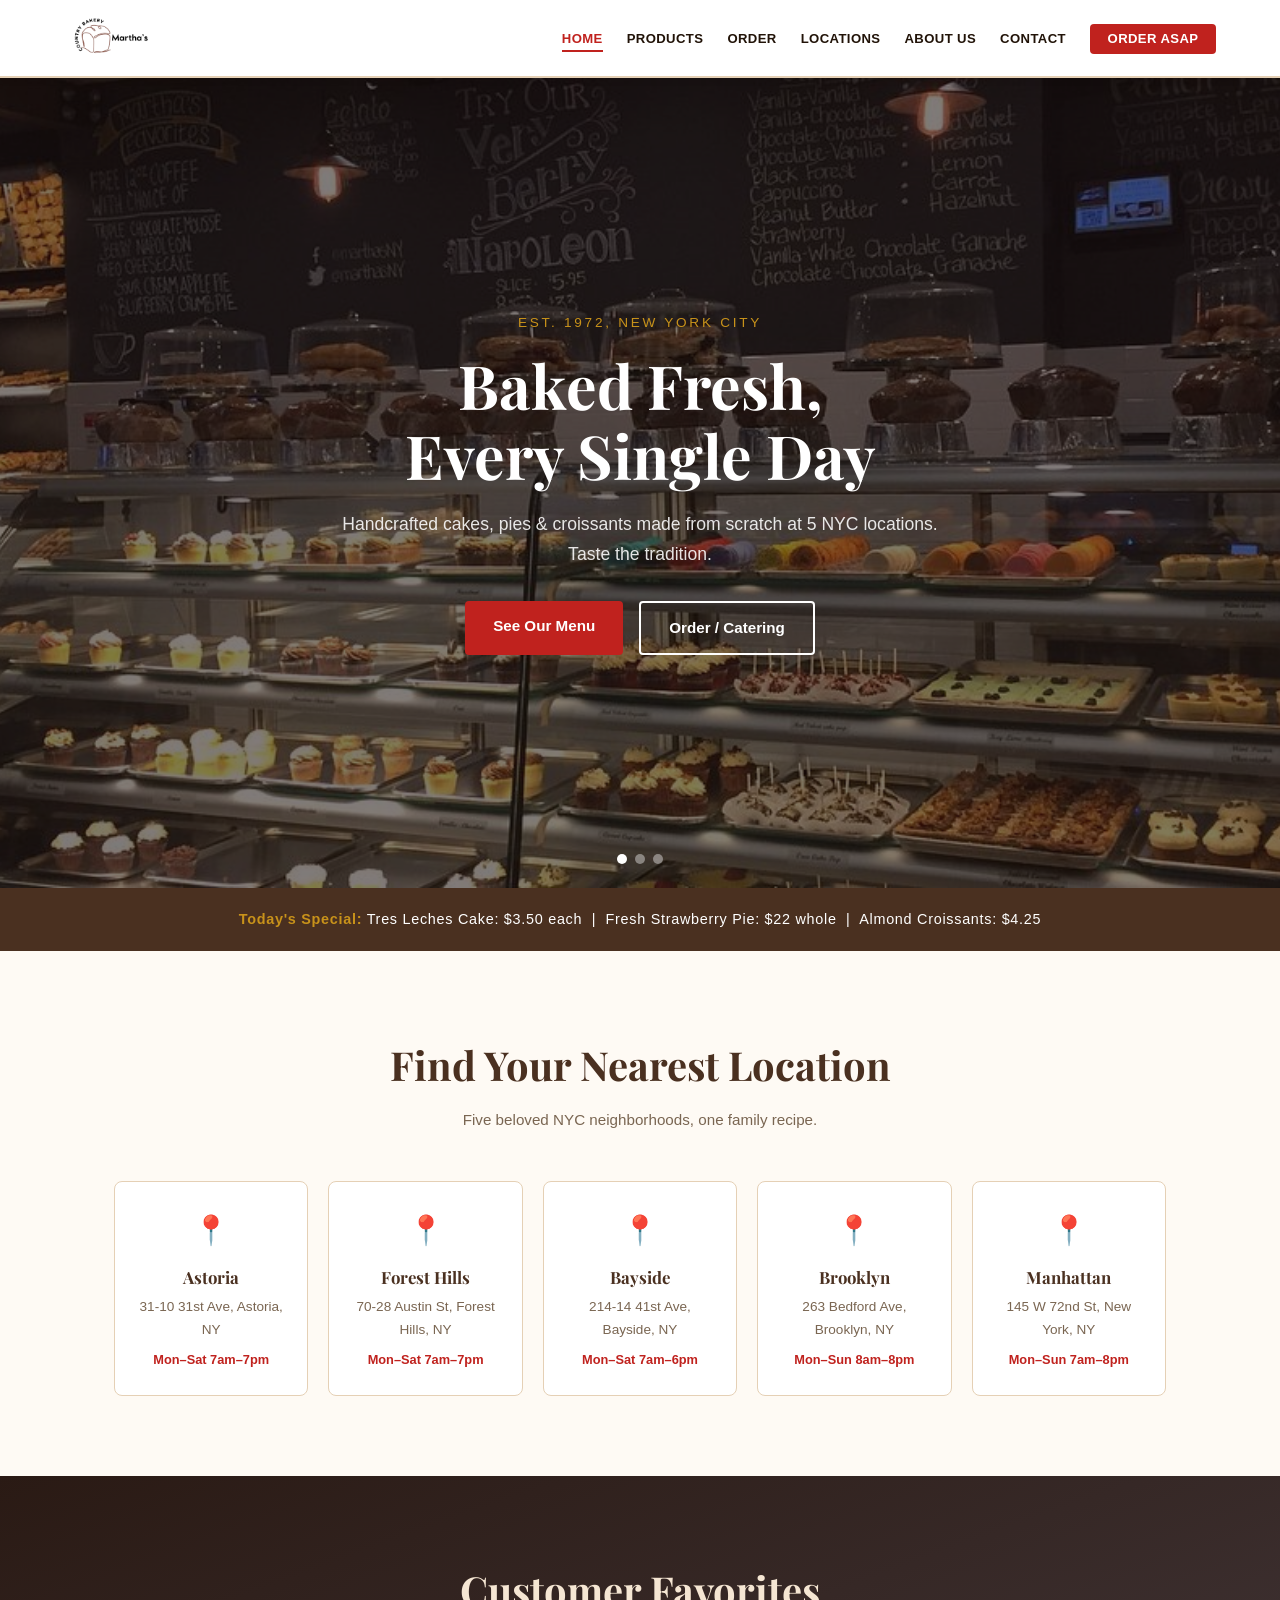
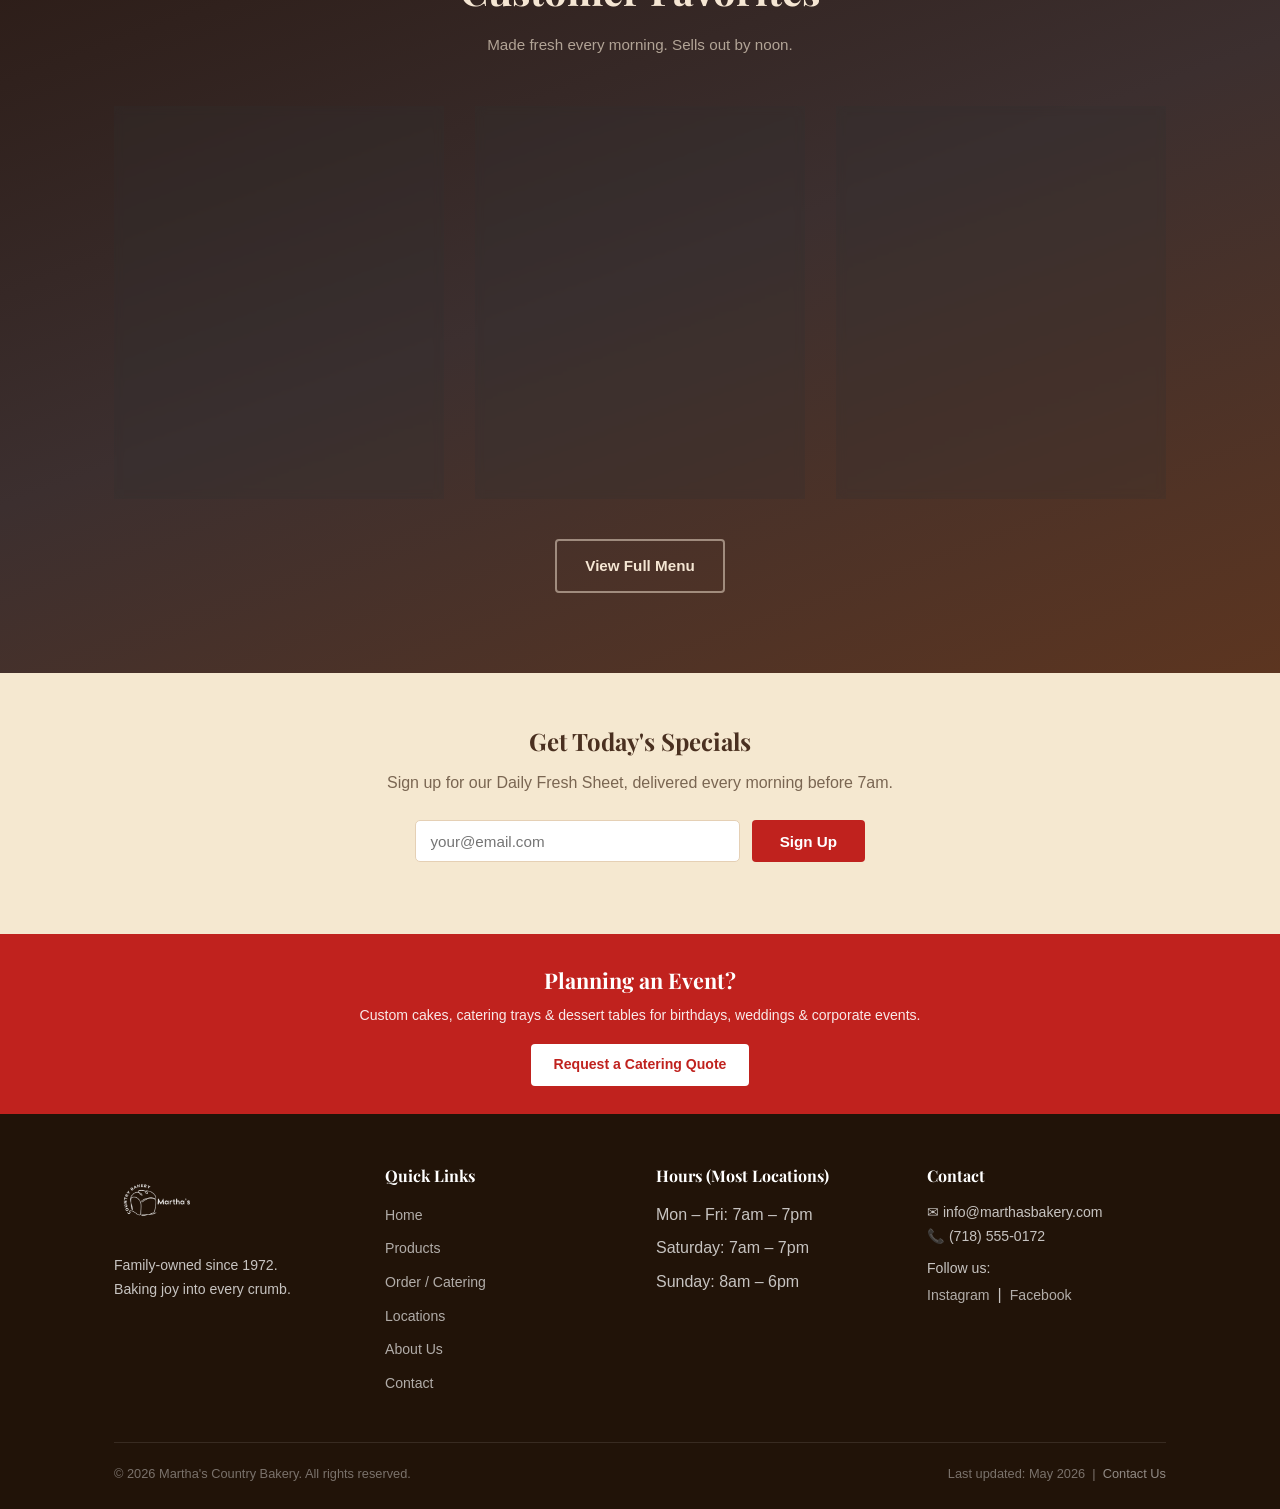
<file: index.html>
<!DOCTYPE html>
<html lang="en">
<head>
  <meta charset="UTF-8" />
  <meta name="viewport" content="width=device-width, initial-scale=1.0" />
  <title>Martha's Country Bakery: Fresh from Our Oven, NYC</title>
  <link rel="stylesheet" href="css/styles.css" />
  <link rel="icon" type="image/png" href="images/favicon.png" />
</head>
<body>

  <!-- HEADER -->
  <header>
    <a href="#main-content" class="skip-nav">Skip to main content</a>
    <div class="nav-inner">
      <a href="index.html" class="logo">
        <img src="images/logo.png" alt="Martha's Country Bakery logo" />
      </a>
      <button class="hamburger" type="button" aria-label="Toggle navigation" aria-expanded="false" aria-controls="site-nav">
        <span></span><span></span><span></span>
      </button>
      <nav aria-label="Main navigation">
        <ul id="site-nav">
          <li><a href="index.html">Home</a></li>
          <li><a href="products.html">Products</a></li>
          <li><a href="order.html">Order</a></li>
          <li><a href="locations.html">Locations</a></li>
          <li><a href="about.html">About Us</a></li>
          <li><a href="contact.html">Contact</a></li>
          <li><a href="order.html" class="nav-order-btn">Order ASAP</a></li>
        </ul>
      </nav>
    </div>
  </header>

  <!-- HERO SLIDER -->
  <main id="main-content" class="main-content" tabindex="-1">
  <section class="hero" aria-label="Featured bakery images">
    <div class="hero-slides">
      <div class="hero-slide hero-slide-menu-1 active"></div>
      <div class="hero-slide hero-slide-menu-2"></div>
      <div class="hero-slide hero-slide-menu-3"></div>
    </div>
    <div class="hero-overlay"></div>
    <div class="hero-content">
      <p class="tagline">Est. 1972, New York City</p>
      <h1>Baked Fresh,<br>Every Single Day</h1>
      <p>Handcrafted cakes, pies &amp; croissants made from scratch at 5 NYC locations. Taste the tradition.</p>
      <div class="hero-btns">
        <a href="products.html" class="btn btn-primary">See Our Menu</a>
        <a href="order.html" class="btn btn-outline btn-outline-light">Order / Catering</a>
      </div>
    </div>
    <div class="hero-dots" aria-label="Slide controls">
      <button type="button" aria-label="Show slide 1" aria-current="true"></button>
      <button type="button" aria-label="Show slide 2" aria-current="false"></button>
      <button type="button" aria-label="Show slide 3" aria-current="false"></button>
    </div>
  </section>

  <!-- TODAY'S SPECIALS STRIP -->
  <div class="specials-strip">
    <p><strong>Today's Special:</strong> Tres Leches Cake: $3.50 each &nbsp;|&nbsp; Fresh Strawberry Pie: $22 whole &nbsp;|&nbsp; Almond Croissants: $4.25</p>
  </div>

  <!-- LOCATION QUICK LINKS -->
  <section class="section">
    <div class="container">
      <h2 class="section-title">Find Your Nearest Location</h2>
      <p class="section-sub">Five beloved NYC neighborhoods, one family recipe.</p>
      <div class="location-grid">
        <a href="locations.html" class="location-card">
          <div class="pin">&#128205;</div>
          <h3>Astoria</h3>
          <p>31-10 31st Ave, Astoria, NY</p>
          <p class="hours">Mon–Sat 7am–7pm</p>
        </a>
        <a href="locations.html" class="location-card">
          <div class="pin">&#128205;</div>
          <h3>Forest Hills</h3>
          <p>70-28 Austin St, Forest Hills, NY</p>
          <p class="hours">Mon–Sat 7am–7pm</p>
        </a>
        <a href="locations.html" class="location-card">
          <div class="pin">&#128205;</div>
          <h3>Bayside</h3>
          <p>214-14 41st Ave, Bayside, NY</p>
          <p class="hours">Mon–Sat 7am–6pm</p>
        </a>
        <a href="locations.html" class="location-card">
          <div class="pin">&#128205;</div>
          <h3>Brooklyn</h3>
          <p>263 Bedford Ave, Brooklyn, NY</p>
          <p class="hours">Mon–Sun 8am–8pm</p>
        </a>
        <a href="locations.html" class="location-card">
          <div class="pin">&#128205;</div>
          <h3>Manhattan</h3>
          <p>145 W 72nd St, New York, NY</p>
          <p class="hours">Mon–Sun 7am–8pm</p>
        </a>
      </div>
    </div>
  </section>

  <!-- FEATURED PRODUCTS -->
  <section class="favorites-section">
    <div class="container">
      <h2 class="section-title">Customer Favorites</h2>
      <p class="section-sub">Made fresh every morning. Sells out by noon.</p>
      <div class="favorites-grid">

        <div class="fav-card">
          <img src="images/chocolate-cake.jpg" alt="Layered Chocolate Cake" class="fav-img" />
          <div class="fav-info">
            <h3>Layered Chocolate Cake</h3>
            <p>Rich dark chocolate with ganache frosting. A Martha's classic since 1972.</p>
            <span class="fav-badge">$38.00</span>
          </div>
        </div>

        <div class="fav-card">
          <img src="images/key-lime-cake.jpg" alt="Key Lime Pie" class="fav-img" />
          <div class="fav-info">
            <h3>Key Lime Pie</h3>
            <p>Zesty Florida key limes with graham cracker crust and meringue.</p>
            <span class="fav-badge">$21.00</span>
          </div>
        </div>

        <div class="fav-card">
          <img src="images/lemon-croissant.jpg" alt="Lemon Curd Croissant" class="fav-img" />
          <div class="fav-info">
            <h3>Lemon Curd Croissant</h3>
            <p>Bright house-made lemon curd piped into flaky laminated dough, dusted with powdered sugar.</p>
            <span class="fav-badge">$4.75</span>
          </div>
        </div>

      </div>
      <div class="favorites-cta">
        <a href="products.html" class="btn btn-outline">View Full Menu</a>
      </div>
    </div>
  </section>

  <!-- EMAIL SIGNUP -->
  <div class="email-signup">
    <h2>Get Today's Specials</h2>
    <p>Sign up for our Daily Fresh Sheet, delivered every morning before 7am.</p>
    <form class="signup-form" id="signup-form" novalidate>
      <label for="signup-email" class="visually-hidden">Email address</label>
      <input type="email" id="signup-email" name="email" placeholder="your@email.com" aria-label="Email address" required />
      <button type="submit" class="btn btn-primary">Sign Up</button>
    </form>
    <p id="signup-message" class="signup-message" aria-live="polite"></p>
  </div>

  <!-- CTA BANNER -->
  <section class="cta-banner">
    <div class="container">
      <h2>Planning an Event?</h2>
      <p>Custom cakes, catering trays &amp; dessert tables for birthdays, weddings &amp; corporate events.</p>
      <a href="order.html" class="btn">Request a Catering Quote</a>
    </div>
  </section>
  </main>

  <!-- FOOTER -->
  <footer>
    <div class="container">
      <div class="footer-grid">
        <div class="footer-col">
          <div class="footer-logo">
            <img src="images/logo.png" alt="Martha's Country Bakery" />
          </div>
          <p>Family-owned since 1972.<br>Baking joy into every crumb.</p>
        </div>
        <div class="footer-col">
          <h4>Quick Links</h4>
          <ul>
            <li><a href="index.html">Home</a></li>
            <li><a href="products.html">Products</a></li>
            <li><a href="order.html">Order / Catering</a></li>
            <li><a href="locations.html">Locations</a></li>
            <li><a href="about.html">About Us</a></li>
            <li><a href="contact.html">Contact</a></li>
          </ul>
        </div>
        <div class="footer-col">
          <h4>Hours (Most Locations)</h4>
          <ul>
            <li>Mon – Fri: 7am – 7pm</li>
            <li>Saturday: 7am – 7pm</li>
            <li>Sunday: 8am – 6pm</li>
          </ul>
        </div>
        <div class="footer-col">
          <h4>Contact</h4>
          <p>&#9993; <a href="mailto:info@marthasbakery.com">info@marthasbakery.com</a></p>
          <p>&#128222; (718) 555-0172</p>
          <div class="footer-social">
            <p>Follow us:</p>
            <ul class="footer-social-list">
              <li><a href="https://www.instagram.com/marthascountrybakery" target="_blank" rel="noopener noreferrer">Instagram</a></li>
              <li>|</li>
              <li><a href="https://www.facebook.com/marthasny/" target="_blank" rel="noopener noreferrer">Facebook</a></li>
            </ul>
          </div>
        </div>
      </div>
      <div class="footer-bottom">
        <p>&copy; 2026 Martha's Country Bakery. All rights reserved.</p>
        <p>Last updated: May 2026 &nbsp;|&nbsp; <a href="contact.html">Contact Us</a></p>
      </div>
    </div>
  </footer>

  <script src="js/main.js"></script>
</body>
</html>
</file>
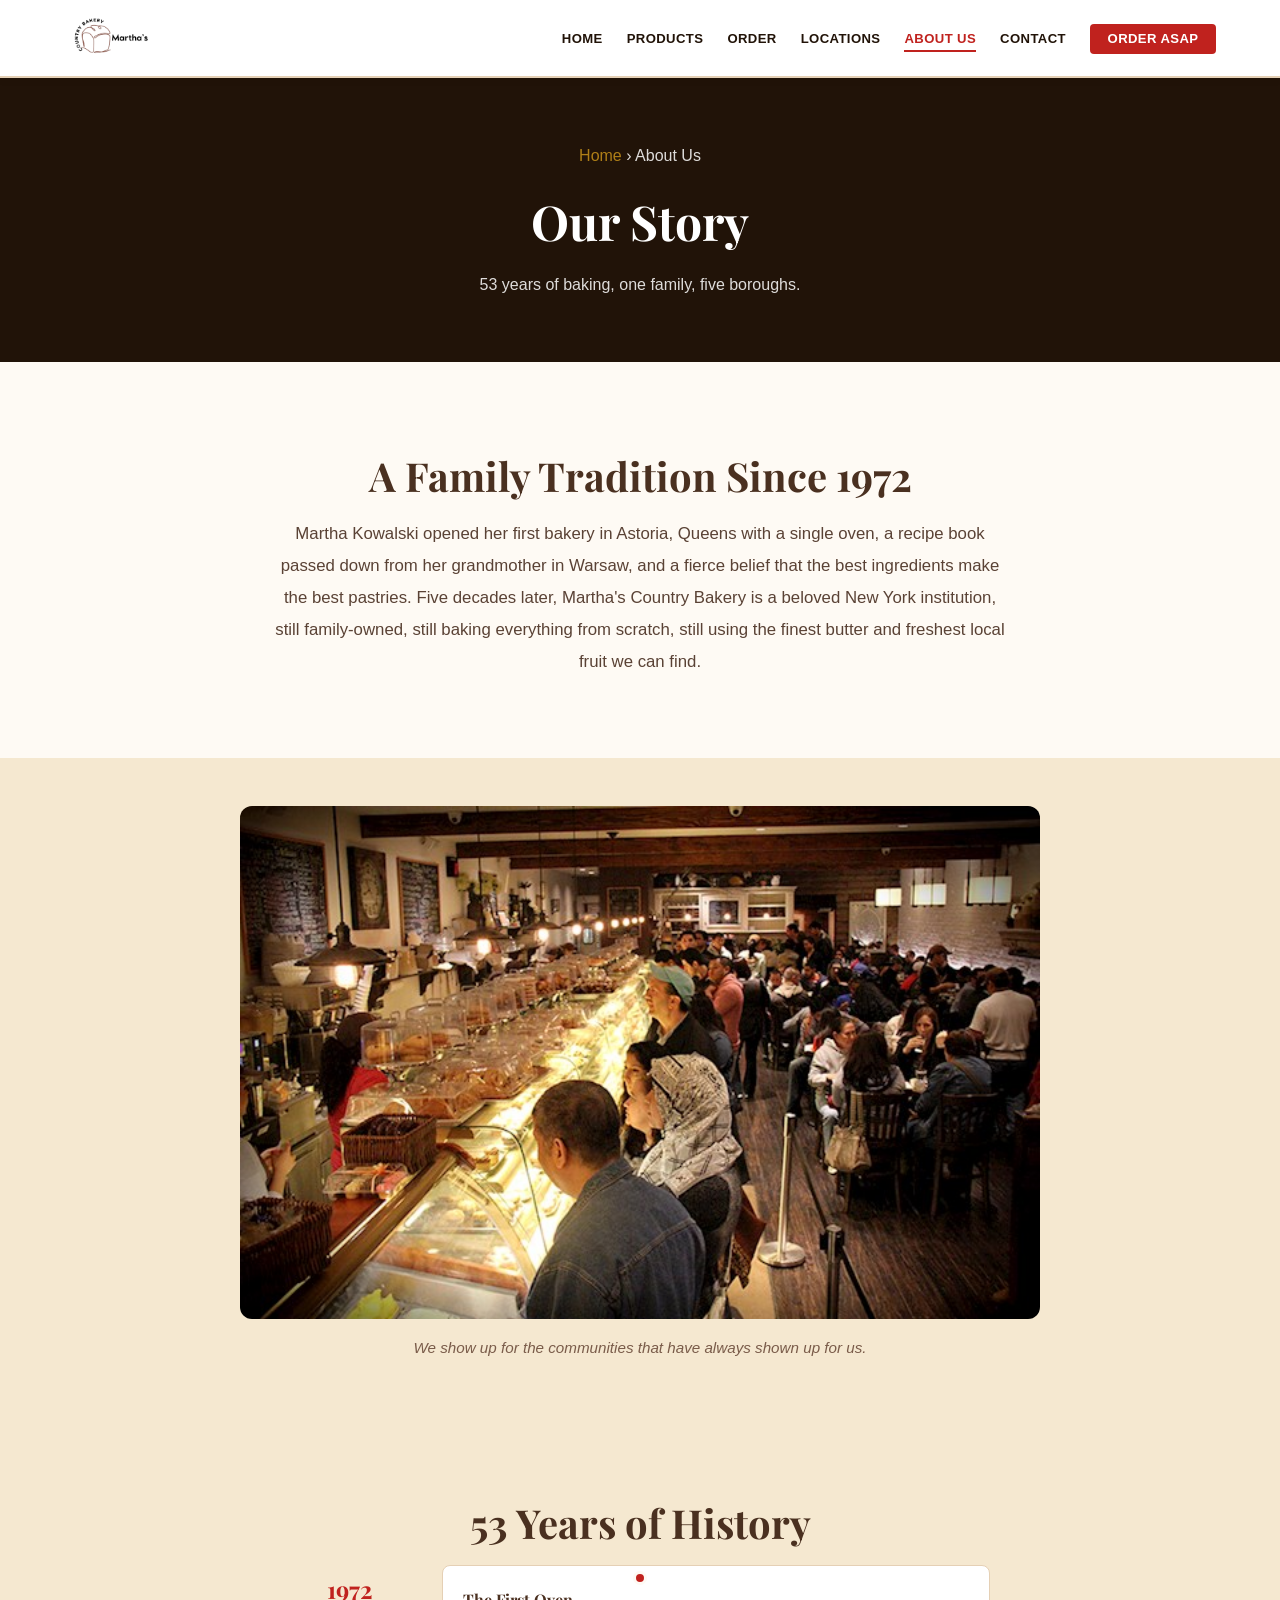
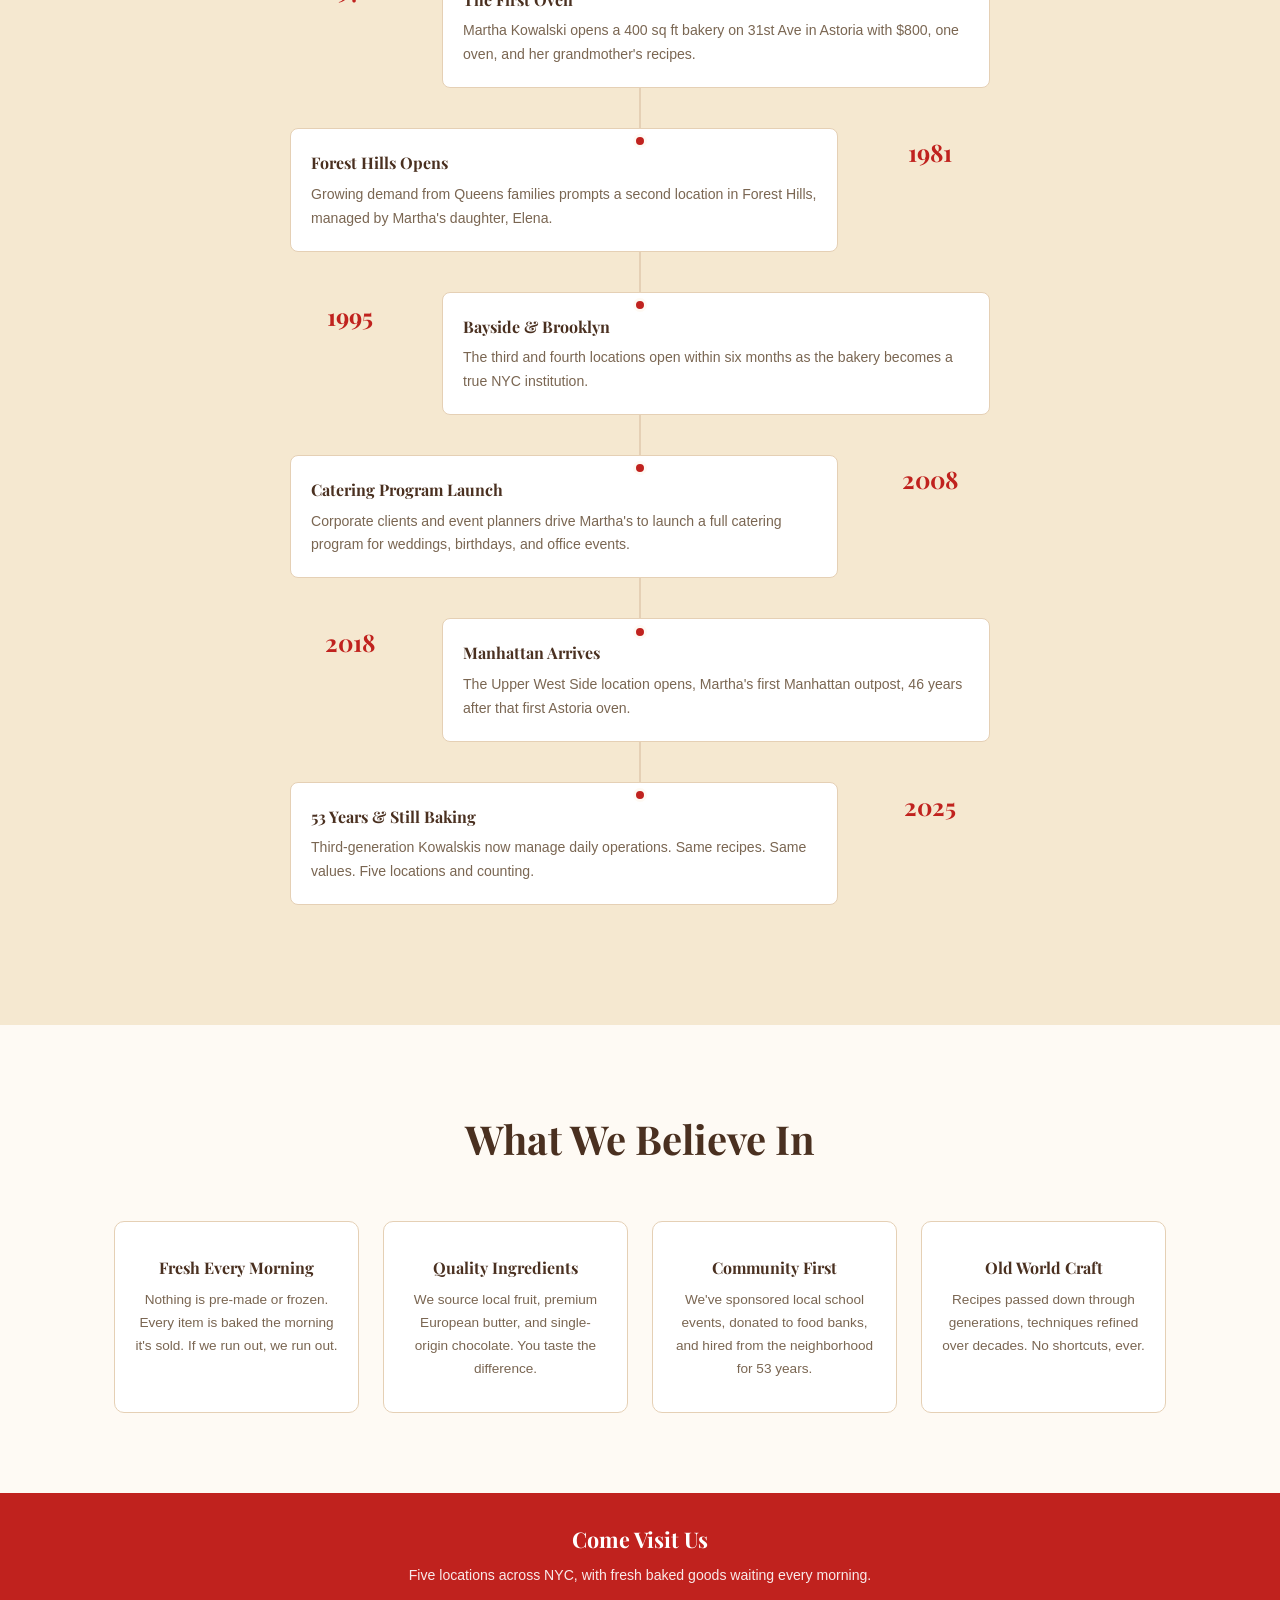
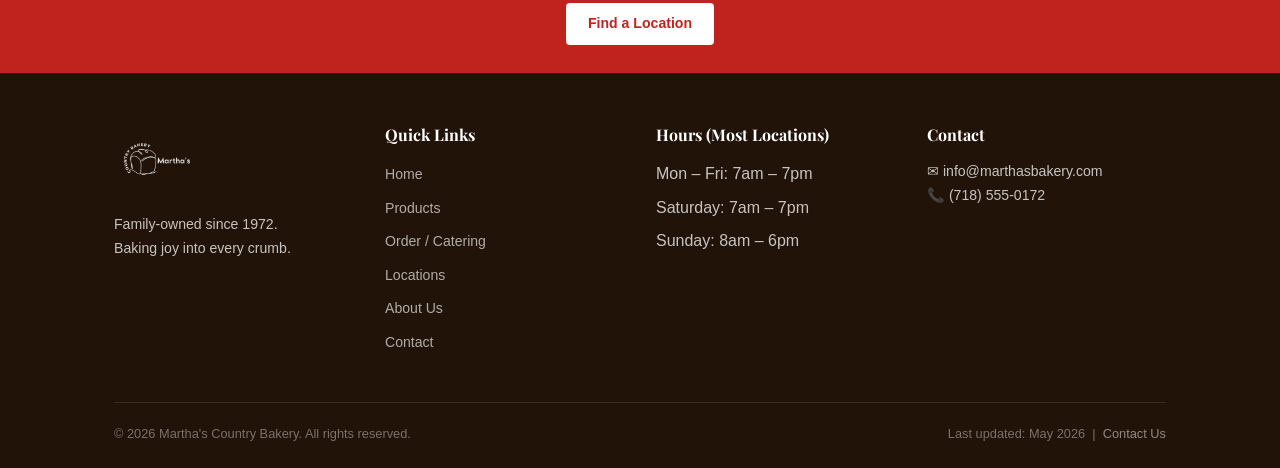
<file: about.html>
<!DOCTYPE html>
<html lang="en">
<head>
  <meta charset="UTF-8" />
  <meta name="viewport" content="width=device-width, initial-scale=1.0" />
  <title>About Us | Martha's Country Bakery</title>
  <link rel="stylesheet" href="css/styles.css" />
  <link rel="icon" type="image/png" href="images/favicon.png" />
</head>
<body>

  <!-- HEADER -->
  <header>
    <a href="#main-content" class="skip-nav">Skip to main content</a>
    <div class="nav-inner">
      <a href="index.html" class="logo">
        <img src="images/logo.png" alt="Martha's Country Bakery logo" />
      </a>
      <button class="hamburger" type="button" aria-label="Toggle navigation" aria-expanded="false" aria-controls="site-nav">
        <span></span><span></span><span></span>
      </button>
      <nav aria-label="Main navigation">
        <ul id="site-nav">
          <li><a href="index.html">Home</a></li>
          <li><a href="products.html">Products</a></li>
          <li><a href="order.html">Order</a></li>
          <li><a href="locations.html">Locations</a></li>
          <li><a href="about.html">About Us</a></li>
          <li><a href="contact.html">Contact</a></li>
          <li><a href="order.html" class="nav-order-btn">Order ASAP</a></li>
        </ul>
      </nav>
    </div>
  </header>

  <!-- PAGE HERO -->
  <main id="main-content" class="main-content" tabindex="-1">
  <div class="page-hero">
    <p class="breadcrumb"><a href="index.html">Home</a> &rsaquo; About Us</p>
    <h1>Our Story</h1>
    <p>53 years of baking, one family, five boroughs.</p>
  </div>

  <!-- INTRO -->
  <section class="section">
    <div class="container narrow-copy">
      <h2 class="section-title">A Family Tradition Since 1972</h2>
      <p class="lead-copy">
        Martha Kowalski opened her first bakery in Astoria, Queens with a single oven, a recipe book passed down from her grandmother in Warsaw, and a fierce belief that the best ingredients make the best pastries. Five decades later, Martha's Country Bakery is a beloved New York institution, still family-owned, still baking everything from scratch, still using the finest butter and freshest local fruit we can find.
      </p>
    </div>
  </section>

  <!-- TEAM PHOTO -->
  <div class="team-section">
    <div class="container">
      <img src="images/team.jpg" alt="The Martha's Country Bakery team" class="team-photo" />
      <p class="team-caption">
        We show up for the communities that have always shown up for us.
      </p>
    </div>
  </div>

  <!-- TIMELINE -->
  <section class="section section-alt">
    <div class="container">
      <h2 class="section-title">53 Years of History</h2>

      <div class="timeline">

        <div class="timeline-item">
          <div class="timeline-year">1972</div>
          <div class="timeline-dot"></div>
          <div class="timeline-body">
            <h3>The First Oven</h3>
            <p>Martha Kowalski opens a 400 sq ft bakery on 31st Ave in Astoria with $800, one oven, and her grandmother's recipes.</p>
          </div>
        </div>

        <div class="timeline-item">
          <div class="timeline-year">1981</div>
          <div class="timeline-dot"></div>
          <div class="timeline-body">
            <h3>Forest Hills Opens</h3>
            <p>Growing demand from Queens families prompts a second location in Forest Hills, managed by Martha's daughter, Elena.</p>
          </div>
        </div>

        <div class="timeline-item">
          <div class="timeline-year">1995</div>
          <div class="timeline-dot"></div>
          <div class="timeline-body">
            <h3>Bayside &amp; Brooklyn</h3>
            <p>The third and fourth locations open within six months as the bakery becomes a true NYC institution.</p>
          </div>
        </div>

        <div class="timeline-item">
          <div class="timeline-year">2008</div>
          <div class="timeline-dot"></div>
          <div class="timeline-body">
            <h3>Catering Program Launch</h3>
            <p>Corporate clients and event planners drive Martha's to launch a full catering program for weddings, birthdays, and office events.</p>
          </div>
        </div>

        <div class="timeline-item">
          <div class="timeline-year">2018</div>
          <div class="timeline-dot"></div>
          <div class="timeline-body">
            <h3>Manhattan Arrives</h3>
            <p>The Upper West Side location opens, Martha's first Manhattan outpost, 46 years after that first Astoria oven.</p>
          </div>
        </div>

        <div class="timeline-item">
          <div class="timeline-year">2025</div>
          <div class="timeline-dot"></div>
          <div class="timeline-body">
            <h3>53 Years &amp; Still Baking</h3>
            <p>Third-generation Kowalskis now manage daily operations. Same recipes. Same values. Five locations and counting.</p>
          </div>
        </div>

      </div>
    </div>
  </section>

  <!-- VALUES -->
  <section class="section">
    <div class="container">
      <h2 class="section-title">What We Believe In</h2>
      <div class="values-grid">
        <div class="value-card">
          <h3>Fresh Every Morning</h3>
          <p>Nothing is pre-made or frozen. Every item is baked the morning it's sold. If we run out, we run out.</p>
        </div>
        <div class="value-card">
          <h3>Quality Ingredients</h3>
          <p>We source local fruit, premium European butter, and single-origin chocolate. You taste the difference.</p>
        </div>
        <div class="value-card">
          <h3>Community First</h3>
          <p>We've sponsored local school events, donated to food banks, and hired from the neighborhood for 53 years.</p>
        </div>
        <div class="value-card">
          <h3>Old World Craft</h3>
          <p>Recipes passed down through generations, techniques refined over decades. No shortcuts, ever.</p>
        </div>
      </div>
    </div>
  </section>

  <!-- CTA -->
  <section class="cta-banner">
    <div class="container">
      <h2>Come Visit Us</h2>
      <p>Five locations across NYC, with fresh baked goods waiting every morning.</p>
      <a href="locations.html" class="btn">Find a Location</a>
    </div>
  </section>
  </main>

  <!-- FOOTER -->
  <footer>
    <div class="container">
      <div class="footer-grid">
        <div class="footer-col">
          <div class="footer-logo">
            <img src="images/logo.png" alt="Martha's Country Bakery" />
          </div>
          <p>Family-owned since 1972.<br>Baking joy into every crumb.</p>
        </div>
        <div class="footer-col">
          <h4>Quick Links</h4>
          <ul>
            <li><a href="index.html">Home</a></li>
            <li><a href="products.html">Products</a></li>
            <li><a href="order.html">Order / Catering</a></li>
            <li><a href="locations.html">Locations</a></li>
            <li><a href="about.html">About Us</a></li>
            <li><a href="contact.html">Contact</a></li>
          </ul>
        </div>
        <div class="footer-col">
          <h4>Hours (Most Locations)</h4>
          <ul>
            <li>Mon – Fri: 7am – 7pm</li>
            <li>Saturday: 7am – 7pm</li>
            <li>Sunday: 8am – 6pm</li>
          </ul>
        </div>
        <div class="footer-col">
          <h4>Contact</h4>
          <p>&#9993; <a href="mailto:info@marthasbakery.com">info@marthasbakery.com</a></p>
          <p>&#128222; (718) 555-0172</p>
        </div>
      </div>
      <div class="footer-bottom">
        <p>&copy; 2026 Martha's Country Bakery. All rights reserved.</p>
        <p>Last updated: May 2026 &nbsp;|&nbsp; <a href="contact.html">Contact Us</a></p>
      </div>
    </div>
  </footer>

  <script src="js/main.js"></script>
</body>
</html>
</file>
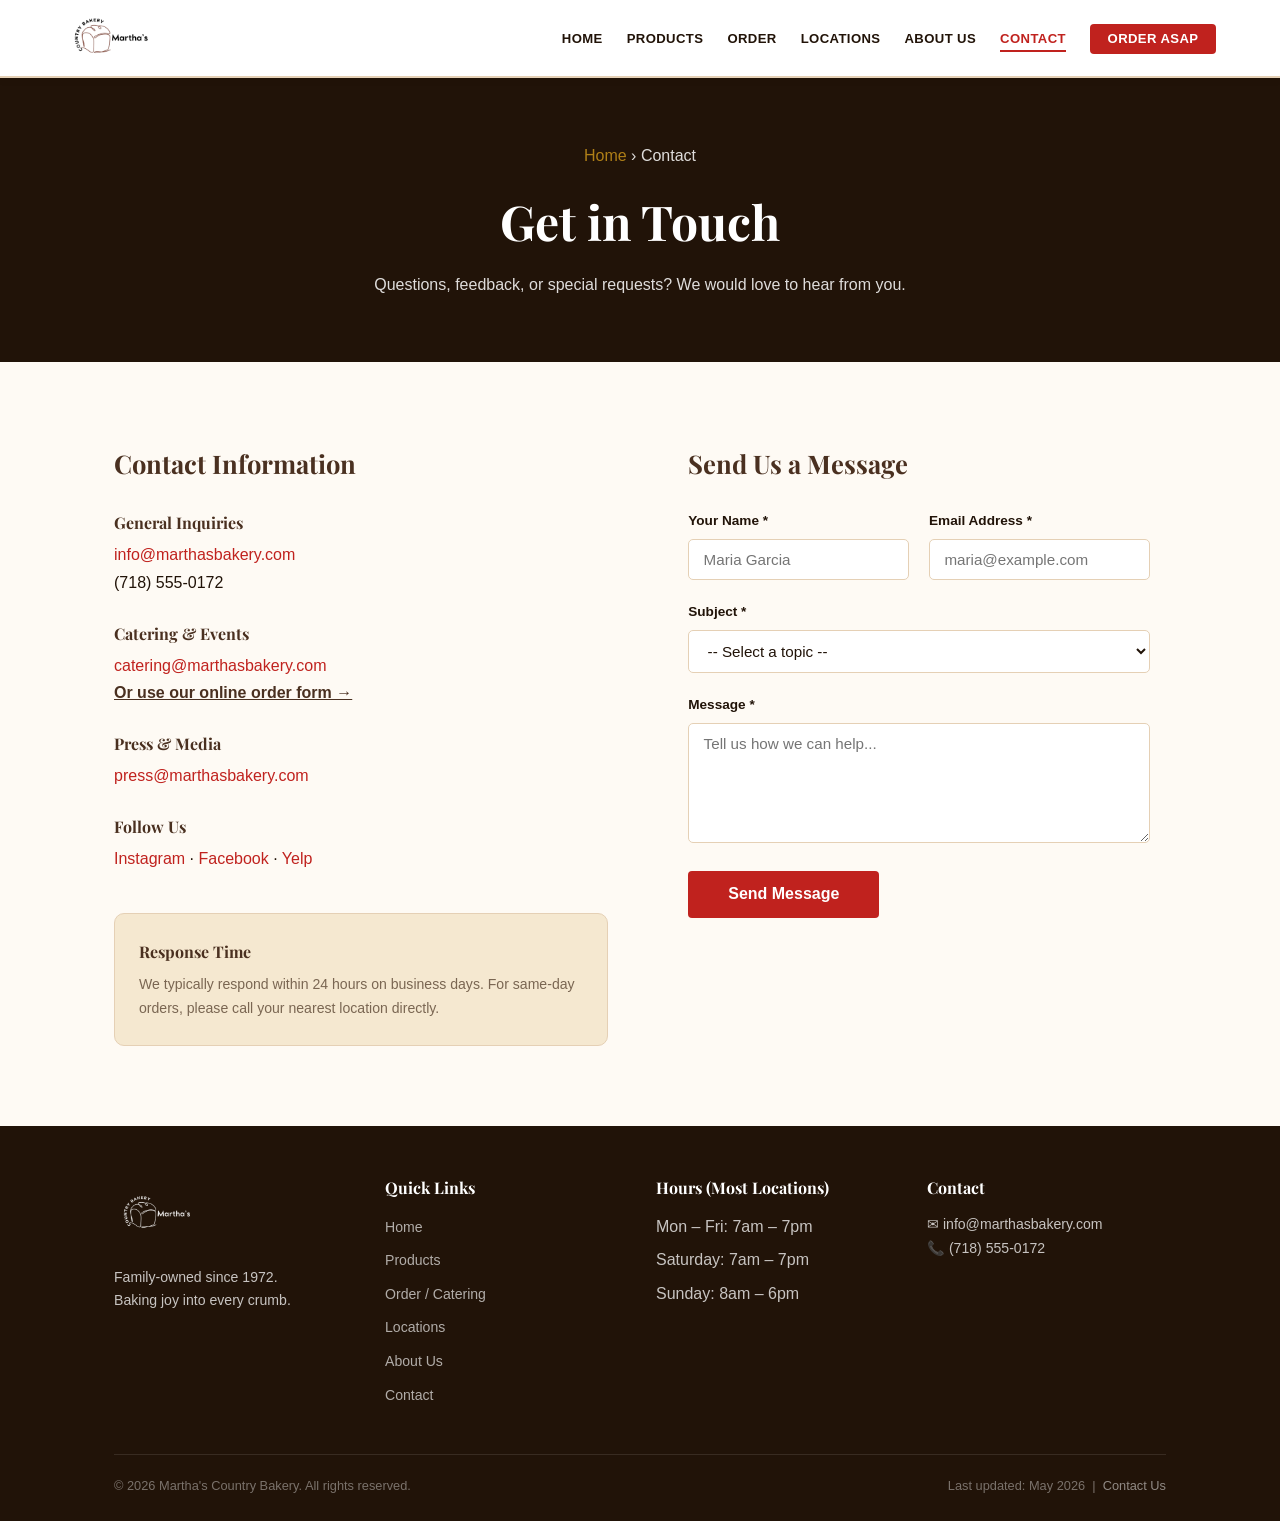
<file: contact.html>
<!DOCTYPE html>
<html lang="en">
<head>
  <meta charset="UTF-8" />
  <meta name="viewport" content="width=device-width, initial-scale=1.0" />
  <title>Contact | Martha's Country Bakery</title>
  <link rel="stylesheet" href="css/styles.css" />
  <link rel="icon" type="image/png" href="images/favicon.png" />
</head>
<body>

  <!-- HEADER -->
  <header>
    <a href="#main-content" class="skip-nav">Skip to main content</a>
    <div class="nav-inner">
      <a href="index.html" class="logo">
        <img src="images/logo.png" alt="Martha's Country Bakery logo" />
      </a>
      <button class="hamburger" type="button" aria-label="Toggle navigation" aria-expanded="false" aria-controls="site-nav">
        <span></span><span></span><span></span>
      </button>
      <nav aria-label="Main navigation">
        <ul id="site-nav">
          <li><a href="index.html">Home</a></li>
          <li><a href="products.html">Products</a></li>
          <li><a href="order.html">Order</a></li>
          <li><a href="locations.html">Locations</a></li>
          <li><a href="about.html">About Us</a></li>
          <li><a href="contact.html">Contact</a></li>
          <li><a href="order.html" class="nav-order-btn">Order ASAP</a></li>
        </ul>
      </nav>
    </div>
  </header>

  <!-- PAGE HERO -->
  <main id="main-content" class="main-content" tabindex="-1">
  <div class="page-hero">
    <p class="breadcrumb"><a href="index.html">Home</a> &rsaquo; Contact</p>
    <h1>Get in Touch</h1>
    <p>Questions, feedback, or special requests? We would love to hear from you.</p>
  </div>

  <!-- CONTACT SECTION -->
  <section class="section">
    <div class="container">
      <div class="contact-two-col">

        <!-- Contact Info -->
        <div>
          <h2 class="contact-heading">Contact Information</h2>

          <div class="contact-stack">
            <div>
              <h3>General Inquiries</h3>
              <p><a href="mailto:info@marthasbakery.com" class="contact-link">info@marthasbakery.com</a></p>
              <p>(718) 555-0172</p>
            </div>
            <div>
              <h3>Catering &amp; Events</h3>
              <p><a href="mailto:catering@marthasbakery.com" class="contact-link">catering@marthasbakery.com</a></p>
              <p><a href="order.html" class="contact-cta-link">Or use our online order form &rarr;</a></p>
            </div>
            <div>
              <h3>Press &amp; Media</h3>
              <p><a href="mailto:press@marthasbakery.com" class="contact-link">press@marthasbakery.com</a></p>
            </div>
            <div>
              <h3>Follow Us</h3>
              <p>
                <a href="https://www.instagram.com/marthascountrybakery" target="_blank" rel="noopener noreferrer" class="contact-link">Instagram</a>
                ·
                <a href="https://www.facebook.com/marthasny/" target="_blank" rel="noopener noreferrer" class="contact-link">Facebook</a>
                ·
                <a href="https://www.yelp.com/search?find_desc=Martha%27s+Country+Bakery&find_loc=New+York%2C+NY" target="_blank" rel="noopener noreferrer" class="contact-link">Yelp</a>
              </p>
            </div>
          </div>

          <div class="info-card">
            <h3>Response Time</h3>
            <p>We typically respond within 24 hours on business days. For same-day orders, please call your nearest location directly.</p>
          </div>
        </div>

        <!-- Contact Form -->
        <div class="form-section form-section-wide">
          <h2 class="contact-heading">Send Us a Message</h2>
          <form data-validate data-success-url="thankyou.html" novalidate>
            <div class="form-grid">
              <div class="form-group">
                <label for="c-name">Your Name *</label>
                <input type="text" id="c-name" name="name" required placeholder="Maria Garcia" />
                <span class="error-msg" id="c-name-error">Please enter your name.</span>
              </div>
              <div class="form-group">
                <label for="c-email">Email Address *</label>
                <input type="email" id="c-email" name="email" required placeholder="maria@example.com" />
                <span class="error-msg" id="c-email-error">Please enter a valid email address.</span>
              </div>
              <div class="form-group full">
                <label for="c-subject">Subject *</label>
                <select id="c-subject" name="subject" required>
                  <option value="">-- Select a topic --</option>
                  <option value="general">General Question</option>
                  <option value="order">Order Inquiry</option>
                  <option value="catering">Catering / Events</option>
                  <option value="feedback">Feedback</option>
                  <option value="press">Press / Media</option>
                  <option value="other">Other</option>
                </select>
                <span class="error-msg" id="c-subject-error">Please select a subject.</span>
              </div>
              <div class="form-group full">
                <label for="c-message">Message *</label>
                <textarea id="c-message" name="message" required placeholder="Tell us how we can help..."></textarea>
                <span class="error-msg" id="c-message-error">Please enter a message.</span>
              </div>
            </div>
            <div class="form-submit form-submit-left">
              <button type="submit" class="btn btn-primary form-button-large">Send Message</button>
            </div>
          </form>
        </div>

      </div>
    </div>
  </section>
  </main>

  <!-- FOOTER -->
  <footer>
    <div class="container">
      <div class="footer-grid">
        <div class="footer-col">
          <div class="footer-logo">
            <img src="images/logo.png" alt="Martha's Country Bakery" />
          </div>
          <p>Family-owned since 1972.<br>Baking joy into every crumb.</p>
        </div>
        <div class="footer-col">
          <h4>Quick Links</h4>
          <ul>
            <li><a href="index.html">Home</a></li>
            <li><a href="products.html">Products</a></li>
            <li><a href="order.html">Order / Catering</a></li>
            <li><a href="locations.html">Locations</a></li>
            <li><a href="about.html">About Us</a></li>
            <li><a href="contact.html">Contact</a></li>
          </ul>
        </div>
        <div class="footer-col">
          <h4>Hours (Most Locations)</h4>
          <ul>
            <li>Mon – Fri: 7am – 7pm</li>
            <li>Saturday: 7am – 7pm</li>
            <li>Sunday: 8am – 6pm</li>
          </ul>
        </div>
        <div class="footer-col">
          <h4>Contact</h4>
          <p>&#9993; <a href="mailto:info@marthasbakery.com">info@marthasbakery.com</a></p>
          <p>&#128222; (718) 555-0172</p>
        </div>
      </div>
      <div class="footer-bottom">
        <p>&copy; 2026 Martha's Country Bakery. All rights reserved.</p>
        <p>Last updated: May 2026 &nbsp;|&nbsp; <a href="contact.html">Contact Us</a></p>
      </div>
    </div>
  </footer>

  <script src="js/main.js"></script>
</body>
</html>
</file>
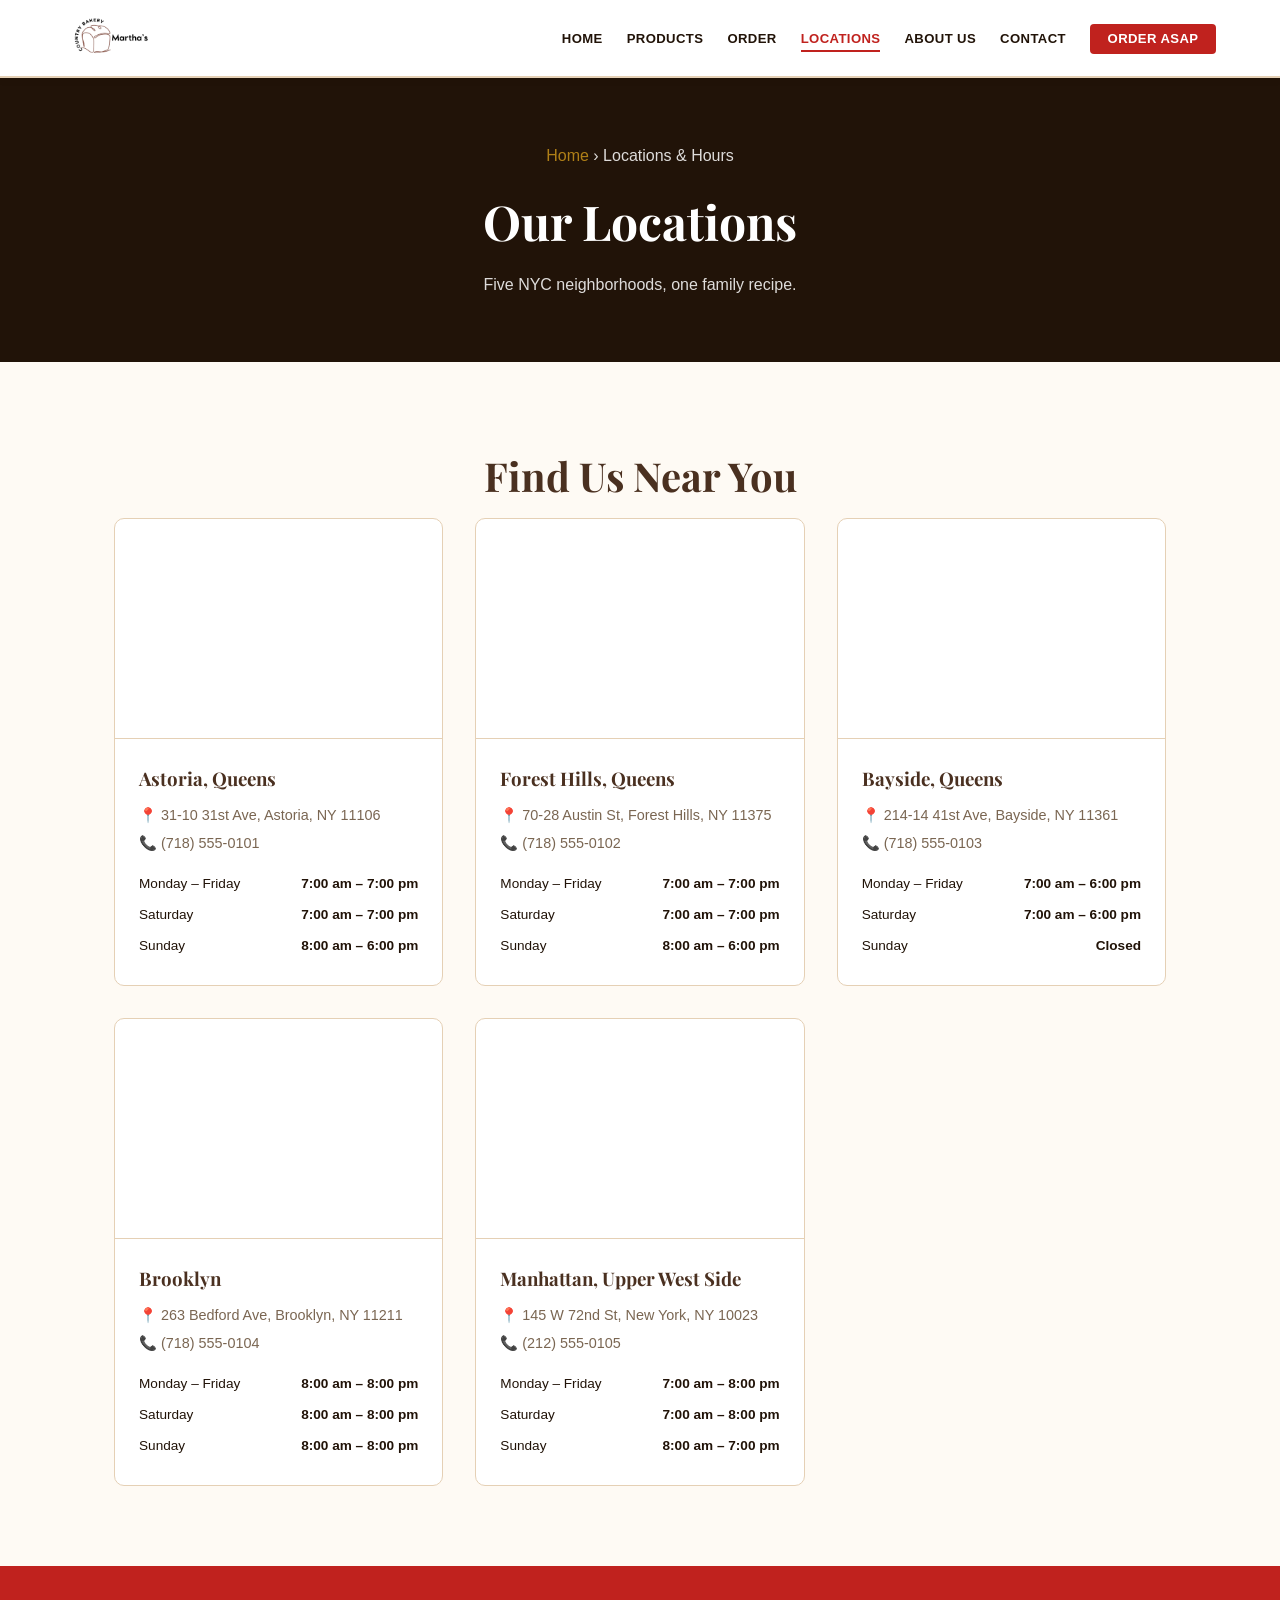
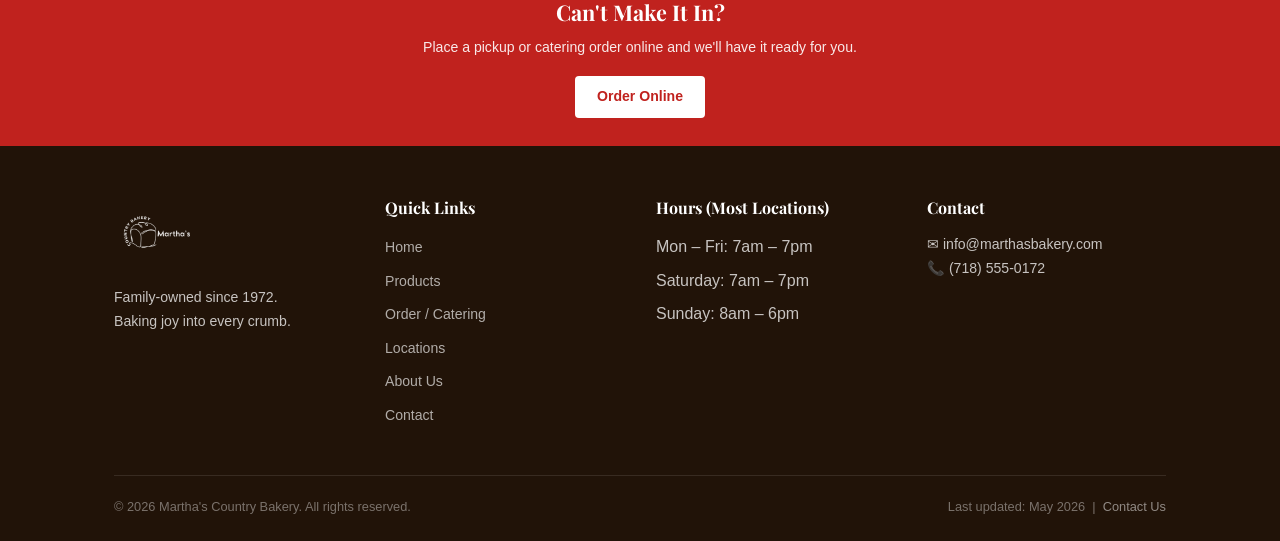
<file: locations.html>
<!DOCTYPE html>
<html lang="en">
<head>
  <meta charset="UTF-8" />
  <meta name="viewport" content="width=device-width, initial-scale=1.0" />
  <title>Locations &amp; Hours | Martha's Country Bakery</title>
  <link rel="stylesheet" href="css/styles.css" />
  <link rel="icon" type="image/png" href="images/favicon.png" />
</head>
<body>

  <!-- HEADER -->
  <header>
    <a href="#main-content" class="skip-nav">Skip to main content</a>
    <div class="nav-inner">
      <a href="index.html" class="logo">
        <img src="images/logo.png" alt="Martha's Country Bakery logo" />
      </a>
      <button class="hamburger" type="button" aria-label="Toggle navigation" aria-expanded="false" aria-controls="site-nav">
        <span></span><span></span><span></span>
      </button>
      <nav aria-label="Main navigation">
        <ul id="site-nav">
          <li><a href="index.html">Home</a></li>
          <li><a href="products.html">Products</a></li>
          <li><a href="order.html">Order</a></li>
          <li><a href="locations.html">Locations</a></li>
          <li><a href="about.html">About Us</a></li>
          <li><a href="contact.html">Contact</a></li>
          <li><a href="order.html" class="nav-order-btn">Order ASAP</a></li>
        </ul>
      </nav>
    </div>
  </header>

  <!-- PAGE HERO -->
  <main id="main-content" class="main-content" tabindex="-1">
  <div class="page-hero">
    <p class="breadcrumb"><a href="index.html">Home</a> &rsaquo; Locations &amp; Hours</p>
    <h1>Our Locations</h1>
    <p>Five NYC neighborhoods, one family recipe.</p>
  </div>

  <!-- LOCATIONS -->
  <section class="section">
    <div class="container">
      <h2 class="section-title">Find Us Near You</h2>

      <div class="location-detail-grid">

        <!-- Astoria -->
        <div class="location-detail-card">
          <iframe
            src="https://www.google.com/maps/embed?pb=!1m18!1m12!1m3!1d3021.4519975226785!2d-73.9074464!3d40.774076199999996!2m3!1f0!2f0!3f0!3m2!1i1024!2i768!4f13.1!3m3!1m2!1s0x89c25f68a76801a3%3A0x622f8bbdd550053a!2sMartha&#39;s%20Country%20Bakery!5e0!3m2!1sen!2sus!4v1778097345323!5m2!1sen!2sus"
            class="location-map-iframe"
            title="Map of Martha's Country Bakery Astoria location"
            allowfullscreen=""
            loading="lazy"
            referrerpolicy="no-referrer-when-downgrade"></iframe>
          <div class="location-detail-info">
            <h3>Astoria, Queens</h3>
            <p>&#128205; 31-10 31st Ave, Astoria, NY 11106</p>
            <p>&#128222; (718) 555-0101</p>
            <table class="hours-table" aria-label="Hours for Astoria location">
              <thead class="visually-hidden">
                <tr><th scope="col">Day</th><th scope="col">Hours</th></tr>
              </thead>
              <tr><td>Monday – Friday</td><td>7:00 am – 7:00 pm</td></tr>
              <tr><td>Saturday</td><td>7:00 am – 7:00 pm</td></tr>
              <tr><td>Sunday</td><td>8:00 am – 6:00 pm</td></tr>
            </table>
          </div>
        </div>

        <!-- Forest Hills -->
        <div class="location-detail-card">
          <iframe
            src="https://www.google.com/maps/embed?pb=!1m18!1m12!1m3!1d3023.8923472994466!2d-73.8460099!3d40.7203863!2m3!1f0!2f0!3f0!3m2!1i1024!2i768!4f13.1!3m3!1m2!1s0x89c25e2133f979af%3A0xa7f358088161d74f!2sMartha&#39;s%20Country%20Bakery!5e0!3m2!1sen!2sus!4v1778097221249!5m2!1sen!2sus"
            class="location-map-iframe"
            title="Map of Martha's Country Bakery Forest Hills location"
            allowfullscreen=""
            loading="lazy"
            referrerpolicy="no-referrer-when-downgrade"></iframe>
          <div class="location-detail-info">
            <h3>Forest Hills, Queens</h3>
            <p>&#128205; 70-28 Austin St, Forest Hills, NY 11375</p>
            <p>&#128222; (718) 555-0102</p>
            <table class="hours-table" aria-label="Hours for Forest Hills location">
              <thead class="visually-hidden">
                <tr><th scope="col">Day</th><th scope="col">Hours</th></tr>
              </thead>
              <tr><td>Monday – Friday</td><td>7:00 am – 7:00 pm</td></tr>
              <tr><td>Saturday</td><td>7:00 am – 7:00 pm</td></tr>
              <tr><td>Sunday</td><td>8:00 am – 6:00 pm</td></tr>
            </table>
          </div>
        </div>

        <!-- Bayside -->
        <div class="location-detail-card">
          <iframe
            src="https://www.google.com/maps/embed?pb=!1m18!1m12!1m3!1d3021.940571696992!2d-73.7710462!3d40.763331799999996!2m3!1f0!2f0!3f0!3m2!1i1024!2i768!4f13.1!3m3!1m2!1s0x89c261e00becf407%3A0x51c3776ddaea8e36!2sMartha%E2%80%99s%20Country%20Bakery!5e0!3m2!1sen!2sus!4v1778097376020!5m2!1sen!2sus"
            class="location-map-iframe"
            title="Map of Martha's Country Bakery Bayside location"
            allowfullscreen=""
            loading="lazy"
            referrerpolicy="no-referrer-when-downgrade"></iframe>
          <div class="location-detail-info">
            <h3>Bayside, Queens</h3>
            <p>&#128205; 214-14 41st Ave, Bayside, NY 11361</p>
            <p>&#128222; (718) 555-0103</p>
            <table class="hours-table" aria-label="Hours for Bayside location">
              <thead class="visually-hidden">
                <tr><th scope="col">Day</th><th scope="col">Hours</th></tr>
              </thead>
              <tr><td>Monday – Friday</td><td>7:00 am – 6:00 pm</td></tr>
              <tr><td>Saturday</td><td>7:00 am – 6:00 pm</td></tr>
              <tr><td>Sunday</td><td>Closed</td></tr>
            </table>
          </div>
        </div>

        <!-- Brooklyn -->
        <div class="location-detail-card">
          <iframe
            src="https://www.google.com/maps/embed?pb=!1m18!1m12!1m3!1d3024.070632610154!2d-73.96150212397409!3d40.71646157139287!2m3!1f0!2f0!3f0!3m2!1i1024!2i768!4f13.1!3m3!1m2!1s0x89c2595dc7c1493f%3A0x896d560785cf23!2sMartha&#39;s%20Country%20Bakery!5e0!3m2!1sen!2sus!4v1778097436726!5m2!1sen!2sus"
            class="location-map-iframe"
            title="Map of Martha's Country Bakery Brooklyn location"
            allowfullscreen=""
            loading="lazy"
            referrerpolicy="no-referrer-when-downgrade"></iframe>
          <div class="location-detail-info">
            <h3>Brooklyn</h3>
            <p>&#128205; 263 Bedford Ave, Brooklyn, NY 11211</p>
            <p>&#128222; (718) 555-0104</p>
            <table class="hours-table" aria-label="Hours for Brooklyn location">
              <thead class="visually-hidden">
                <tr><th scope="col">Day</th><th scope="col">Hours</th></tr>
              </thead>
              <tr><td>Monday – Friday</td><td>8:00 am – 8:00 pm</td></tr>
              <tr><td>Saturday</td><td>8:00 am – 8:00 pm</td></tr>
              <tr><td>Sunday</td><td>8:00 am – 8:00 pm</td></tr>
            </table>
          </div>
        </div>

        <!-- Manhattan -->
        <div class="location-detail-card">
          <iframe
            src="https://www.google.com/maps/embed?pb=!1m18!1m12!1m3!1d6048.281585302273!2d-73.9605447!3d40.714917!2m3!1f0!2f0!3f0!3m2!1i1024!2i768!4f13.1!3m3!1m2!1s0x89c2596089d70501%3A0xd47b8f9f0818b671!2sMartha&#39;s%20Country%20Bakery!5e0!3m2!1sen!2sus!4v1778097470945!5m2!1sen!2sus"
            class="location-map-iframe"
            title="Map of Martha's Country Bakery Manhattan location"
            allowfullscreen=""
            loading="lazy"
            referrerpolicy="no-referrer-when-downgrade"></iframe>
          <div class="location-detail-info">
            <h3>Manhattan, Upper West Side</h3>
            <p>&#128205; 145 W 72nd St, New York, NY 10023</p>
            <p>&#128222; (212) 555-0105</p>
            <table class="hours-table" aria-label="Hours for Manhattan location">
              <thead class="visually-hidden">
                <tr><th scope="col">Day</th><th scope="col">Hours</th></tr>
              </thead>
              <tr><td>Monday – Friday</td><td>7:00 am – 8:00 pm</td></tr>
              <tr><td>Saturday</td><td>7:00 am – 8:00 pm</td></tr>
              <tr><td>Sunday</td><td>8:00 am – 7:00 pm</td></tr>
            </table>
          </div>
        </div>

      </div>
    </div>
  </section>

  <!-- CTA -->
  <section class="cta-banner">
    <div class="container">
      <h2>Can't Make It In?</h2>
      <p>Place a pickup or catering order online and we'll have it ready for you.</p>
      <a href="order.html" class="btn">Order Online</a>
    </div>
  </section>
  </main>

  <!-- FOOTER -->
  <footer>
    <div class="container">
      <div class="footer-grid">
        <div class="footer-col">
          <div class="footer-logo">
            <img src="images/logo.png" alt="Martha's Country Bakery" />
          </div>
          <p>Family-owned since 1972.<br>Baking joy into every crumb.</p>
        </div>
        <div class="footer-col">
          <h4>Quick Links</h4>
          <ul>
            <li><a href="index.html">Home</a></li>
            <li><a href="products.html">Products</a></li>
            <li><a href="order.html">Order / Catering</a></li>
            <li><a href="locations.html">Locations</a></li>
            <li><a href="about.html">About Us</a></li>
            <li><a href="contact.html">Contact</a></li>
          </ul>
        </div>
        <div class="footer-col">
          <h4>Hours (Most Locations)</h4>
          <ul>
            <li>Mon – Fri: 7am – 7pm</li>
            <li>Saturday: 7am – 7pm</li>
            <li>Sunday: 8am – 6pm</li>
          </ul>
        </div>
        <div class="footer-col">
          <h4>Contact</h4>
          <p>&#9993; <a href="mailto:info@marthasbakery.com">info@marthasbakery.com</a></p>
          <p>&#128222; (718) 555-0172</p>
        </div>
      </div>
      <div class="footer-bottom">
        <p>&copy; 2026 Martha's Country Bakery. All rights reserved.</p>
        <p>Last updated: May 2026 &nbsp;|&nbsp; <a href="contact.html">Contact Us</a></p>
      </div>
    </div>
  </footer>

  <script src="js/main.js"></script>
</body>
</html>
</file>
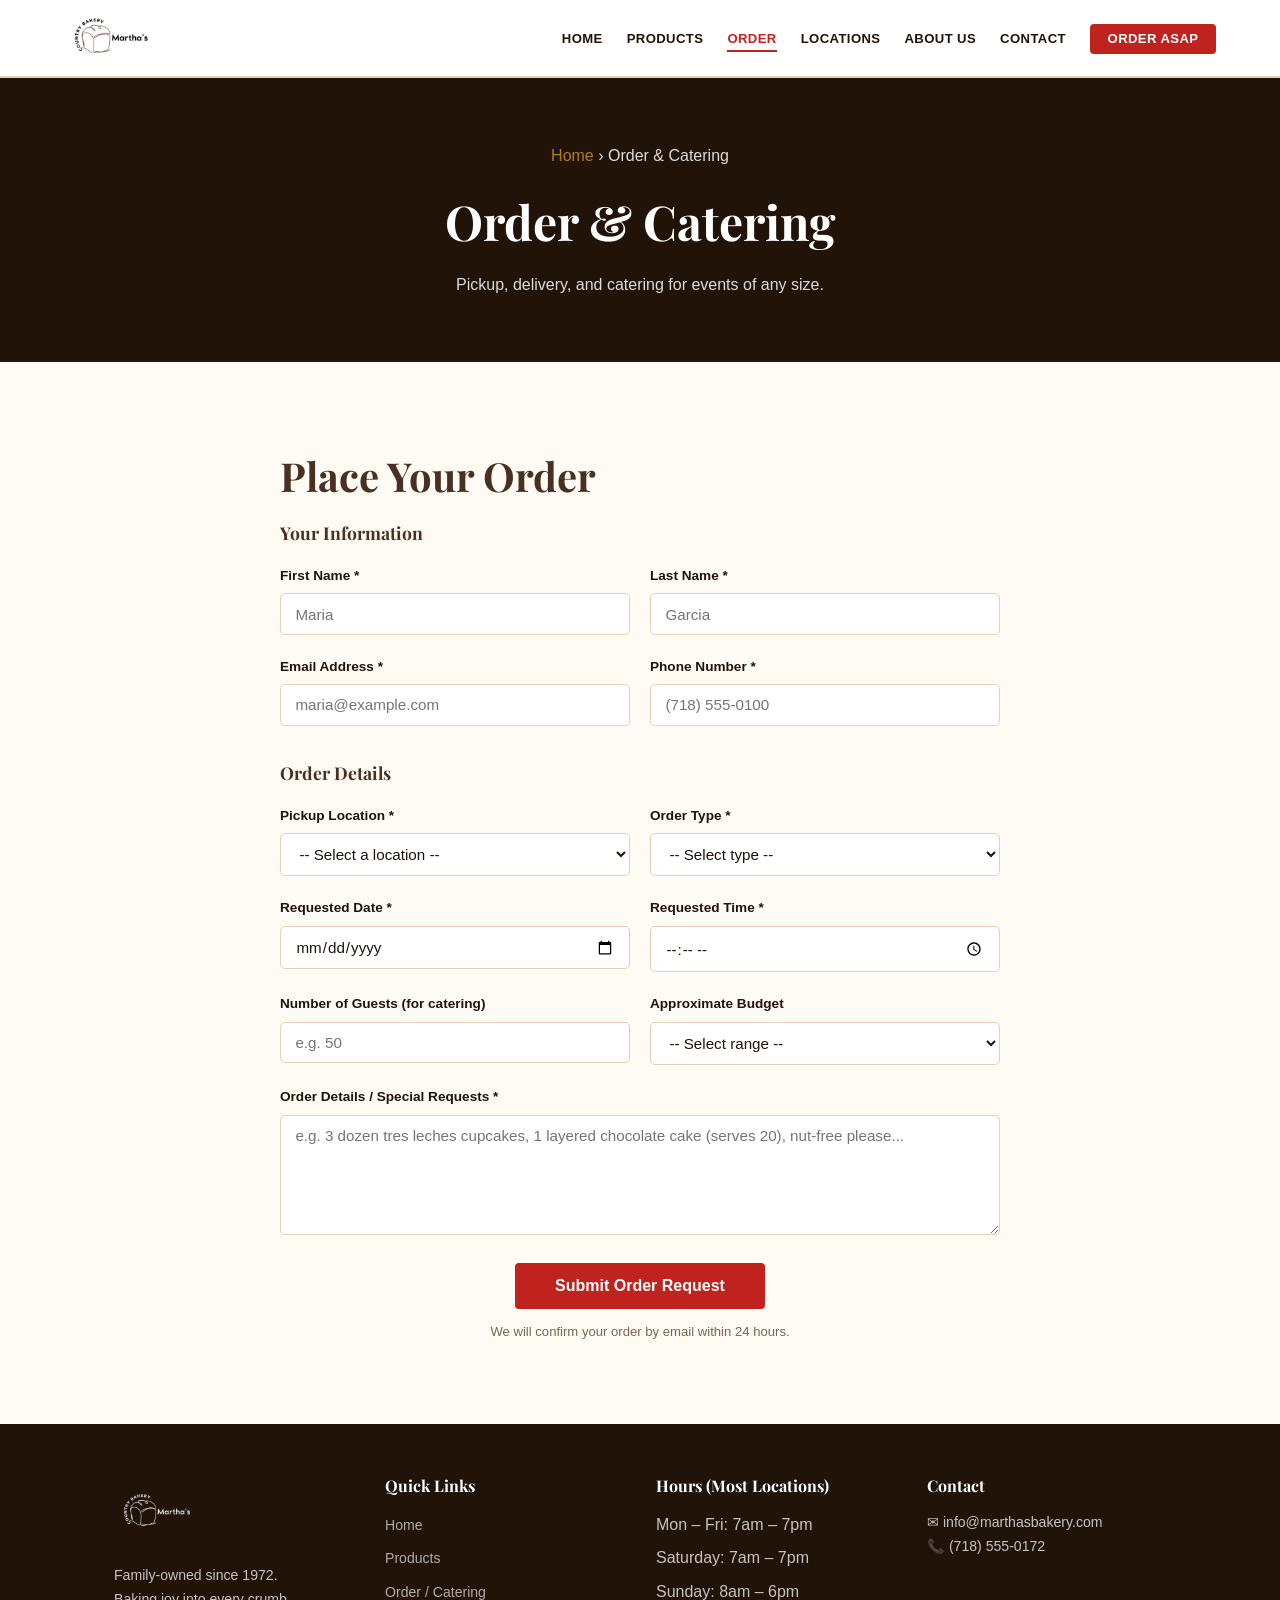
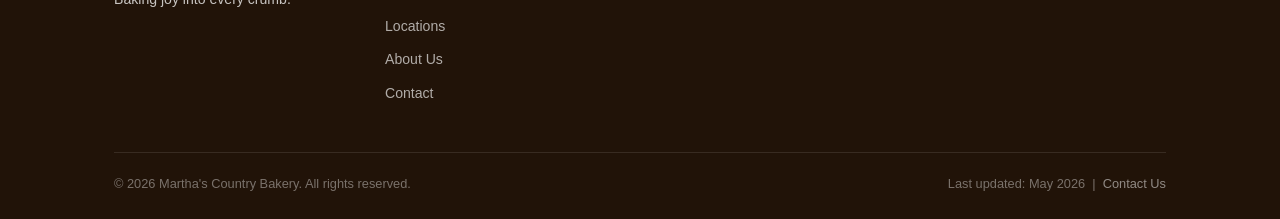
<file: order.html>
<!DOCTYPE html>
<html lang="en">
<head>
  <meta charset="UTF-8" />
  <meta name="viewport" content="width=device-width, initial-scale=1.0" />
  <title>Order &amp; Catering | Martha's Country Bakery</title>
  <link rel="stylesheet" href="css/styles.css" />
  <link rel="icon" type="image/png" href="images/favicon.png" />
</head>
<body>

  <!-- HEADER -->
  <header>
    <a href="#main-content" class="skip-nav">Skip to main content</a>
    <div class="nav-inner">
      <a href="index.html" class="logo">
        <img src="images/logo.png" alt="Martha's Country Bakery logo" />
      </a>
      <button class="hamburger" type="button" aria-label="Toggle navigation" aria-expanded="false" aria-controls="site-nav">
        <span></span><span></span><span></span>
      </button>
      <nav aria-label="Main navigation">
        <ul id="site-nav">
          <li><a href="index.html">Home</a></li>
          <li><a href="products.html">Products</a></li>
          <li><a href="order.html">Order</a></li>
          <li><a href="locations.html">Locations</a></li>
          <li><a href="about.html">About Us</a></li>
          <li><a href="contact.html">Contact</a></li>
          <li><a href="order.html" class="nav-order-btn">Order ASAP</a></li>
        </ul>
      </nav>
    </div>
  </header>

  <!-- PAGE HERO -->
  <main id="main-content" class="main-content" tabindex="-1">
  <div class="page-hero">
    <p class="breadcrumb"><a href="index.html">Home</a> &rsaquo; Order &amp; Catering</p>
    <h1>Order &amp; Catering</h1>
    <p>Pickup, delivery, and catering for events of any size.</p>
  </div>

  <!-- ORDER SECTION -->
  <section class="section">
    <div class="container">
      <div class="form-section">
        <h2 class="section-title section-title-left">Place Your Order</h2>

        <form data-validate data-success-url="thankyou.html" novalidate>

          <!-- Personal Info -->
          <h3 class="section-subheading">Your Information</h3>
          <div class="form-grid">
            <div class="form-group">
              <label for="first-name">First Name *</label>
              <input type="text" id="first-name" name="first-name" required placeholder="Maria" />
              <span class="error-msg" id="first-name-error">Please enter your first name.</span>
            </div>
            <div class="form-group">
              <label for="last-name">Last Name *</label>
              <input type="text" id="last-name" name="last-name" required placeholder="Garcia" />
              <span class="error-msg" id="last-name-error">Please enter your last name.</span>
            </div>
            <div class="form-group">
              <label for="email">Email Address *</label>
              <input type="email" id="email" name="email" required placeholder="maria@example.com" />
              <span class="error-msg" id="email-error">Please enter a valid email address.</span>
            </div>
            <div class="form-group">
              <label for="phone">Phone Number *</label>
              <input type="tel" id="phone" name="phone" required placeholder="(718) 555-0100" />
              <span class="error-msg" id="phone-error">Please enter a valid phone number.</span>
            </div>
          </div>

          <!-- Order Details -->
          <h3 class="section-subheading-spaced">Order Details</h3>
          <div class="form-grid">
            <div class="form-group">
              <label for="location">Pickup Location *</label>
              <select id="location" name="location" required>
                <option value="">-- Select a location --</option>
                <option value="astoria">Astoria: 31-10 31st Ave</option>
                <option value="forest-hills">Forest Hills: 70-28 Austin St</option>
                <option value="bayside">Bayside: 214-14 41st Ave</option>
                <option value="brooklyn">Brooklyn: 263 Bedford Ave</option>
                <option value="manhattan">Manhattan: 145 W 72nd St</option>
              </select>
              <span class="error-msg" id="location-error">Please select a pickup location.</span>
            </div>
            <div class="form-group">
              <label for="order-type">Order Type *</label>
              <select id="order-type" name="order-type" required>
                <option value="">-- Select type --</option>
                <option value="pickup">In-Store Pickup</option>
                <option value="delivery">Delivery</option>
                <option value="catering">Catering Event</option>
              </select>
              <span class="error-msg" id="order-type-error">Please select an order type.</span>
            </div>
            <div class="form-group">
              <label for="pickup-date">Requested Date *</label>
              <input type="date" id="pickup-date" name="pickup-date" required />
              <span class="error-msg" id="pickup-date-error">Please select a date.</span>
            </div>
            <div class="form-group">
              <label for="pickup-time">Requested Time *</label>
              <input type="time" id="pickup-time" name="pickup-time" required />
              <span class="error-msg" id="pickup-time-error">Please select a time.</span>
            </div>
            <div class="form-group">
              <label for="guests">Number of Guests (for catering)</label>
              <input type="number" id="guests" name="guests" placeholder="e.g. 50" min="1" />
            </div>
            <div class="form-group">
              <label for="budget">Approximate Budget</label>
              <select id="budget" name="budget">
                <option value="">-- Select range --</option>
                <option value="under50">Under $50</option>
                <option value="50-150">$50 – $150</option>
                <option value="150-500">$150 – $500</option>
                <option value="500plus">$500+</option>
              </select>
            </div>
            <div class="form-group full">
              <label for="order-details">Order Details / Special Requests *</label>
              <textarea id="order-details" name="order-details" required
                placeholder="e.g. 3 dozen tres leches cupcakes, 1 layered chocolate cake (serves 20), nut-free please..."></textarea>
              <span class="error-msg" id="order-details-error">Please describe what you'd like to order.</span>
            </div>
          </div>

          <div class="form-submit">
            <button type="submit" class="btn btn-primary form-button-large">
              Submit Order Request
            </button>
            <p class="form-note">
              We will confirm your order by email within 24 hours.
            </p>
          </div>

        </form>
      </div>
    </div>
  </section>
  </main>

  <!-- FOOTER -->
  <footer>
    <div class="container">
      <div class="footer-grid">
        <div class="footer-col">
          <div class="footer-logo">
            <img src="images/logo.png" alt="Martha's Country Bakery" />
          </div>
          <p>Family-owned since 1972.<br>Baking joy into every crumb.</p>
        </div>
        <div class="footer-col">
          <h4>Quick Links</h4>
          <ul>
            <li><a href="index.html">Home</a></li>
            <li><a href="products.html">Products</a></li>
            <li><a href="order.html">Order / Catering</a></li>
            <li><a href="locations.html">Locations</a></li>
            <li><a href="about.html">About Us</a></li>
            <li><a href="contact.html">Contact</a></li>
          </ul>
        </div>
        <div class="footer-col">
          <h4>Hours (Most Locations)</h4>
          <ul>
            <li>Mon – Fri: 7am – 7pm</li>
            <li>Saturday: 7am – 7pm</li>
            <li>Sunday: 8am – 6pm</li>
          </ul>
        </div>
        <div class="footer-col">
          <h4>Contact</h4>
          <p>&#9993; <a href="mailto:info@marthasbakery.com">info@marthasbakery.com</a></p>
          <p>&#128222; (718) 555-0172</p>
        </div>
      </div>
      <div class="footer-bottom">
        <p>&copy; 2026 Martha's Country Bakery. All rights reserved.</p>
        <p>Last updated: May 2026 &nbsp;|&nbsp; <a href="contact.html">Contact Us</a></p>
      </div>
    </div>
  </footer>

  <script src="js/main.js"></script>
</body>
</html>
</file>
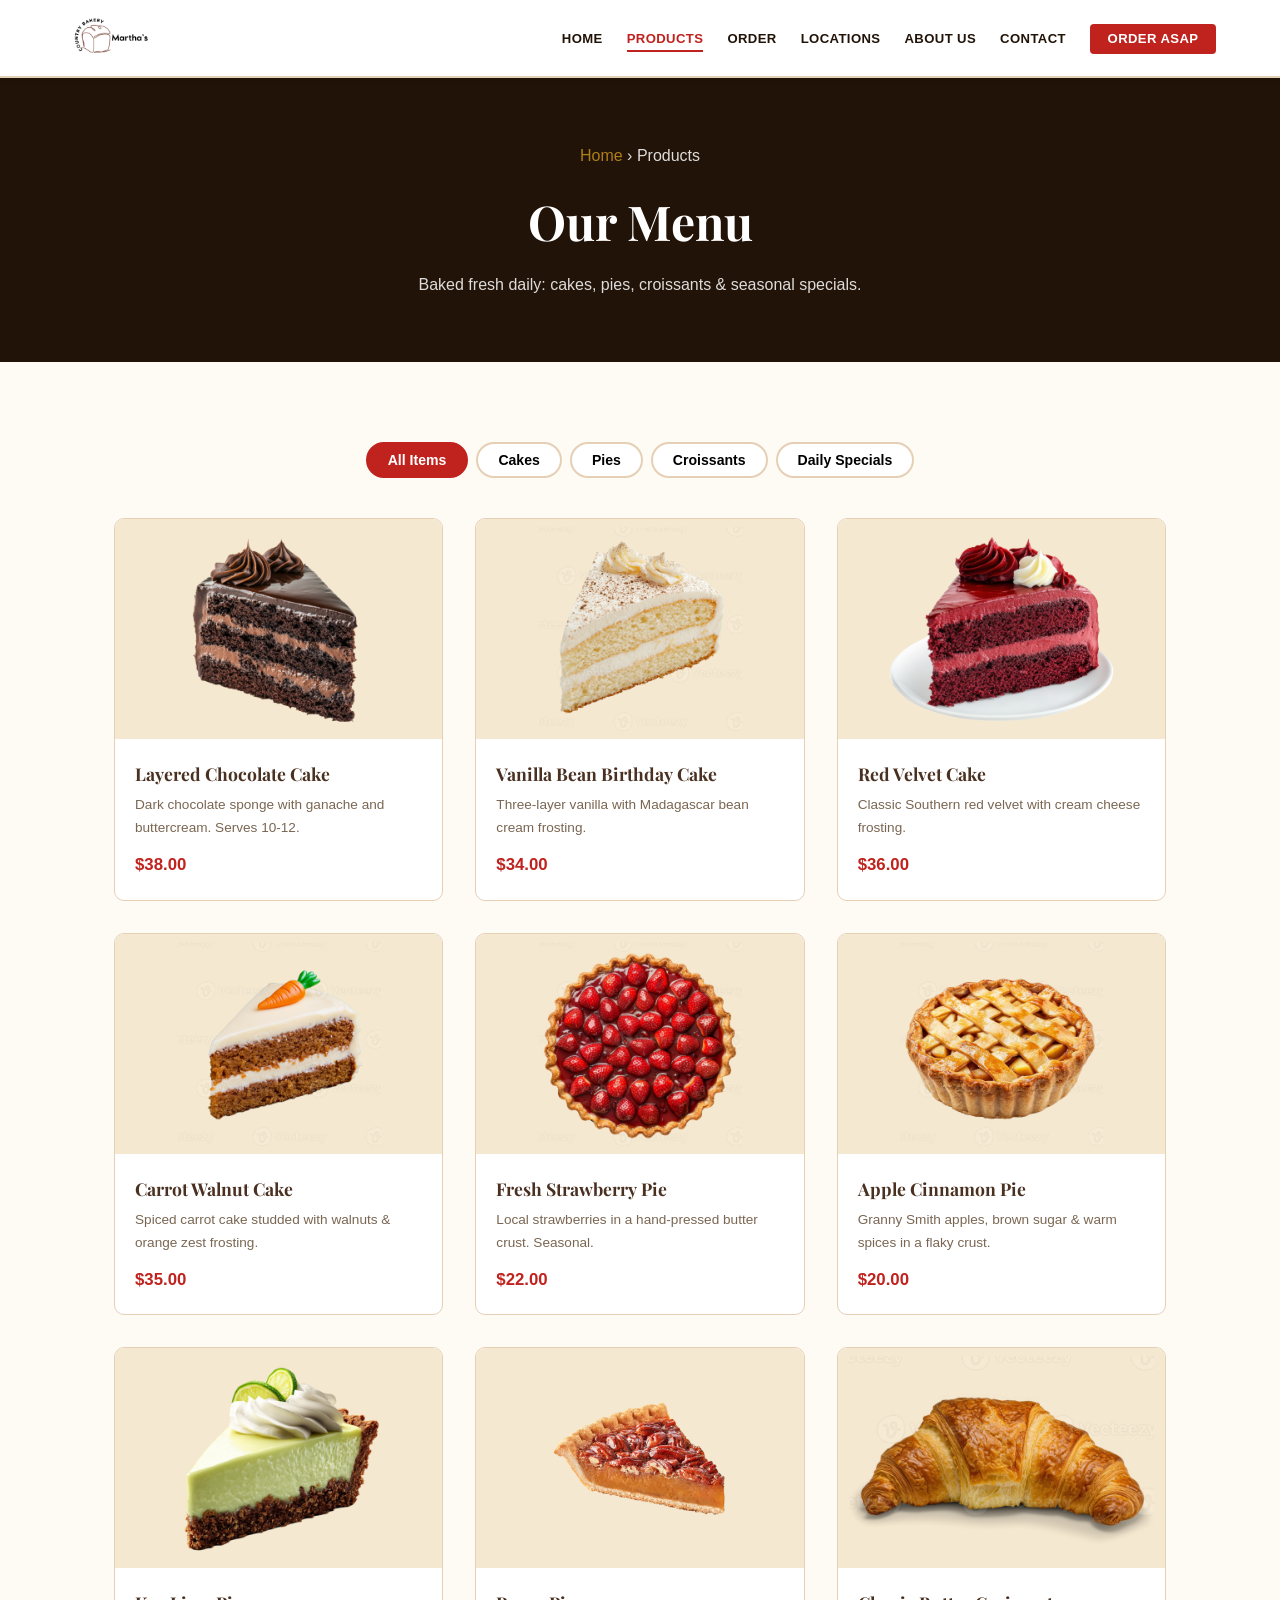
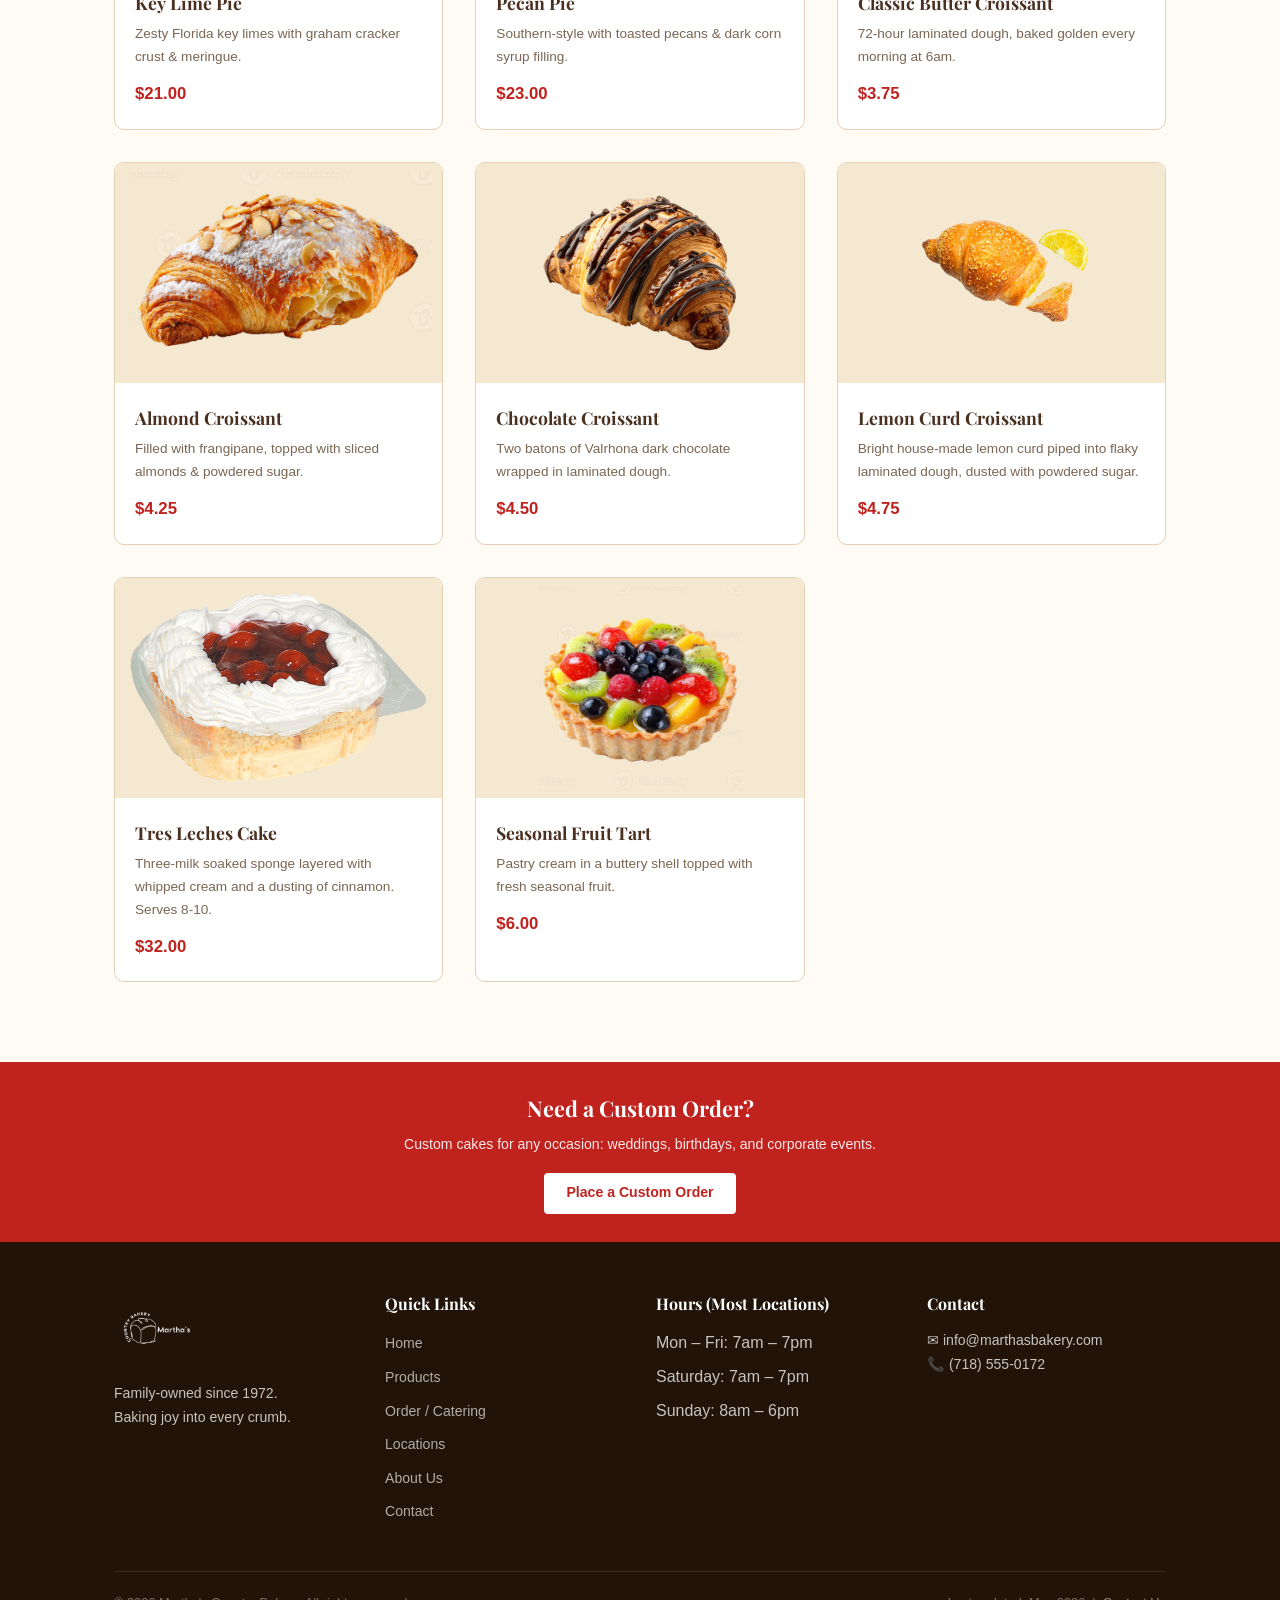
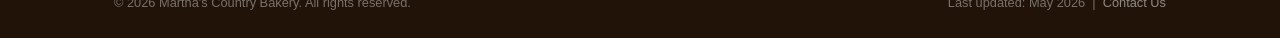
<file: products.html>
<!DOCTYPE html>
<html lang="en">
<head>
  <meta charset="UTF-8" />
  <meta name="viewport" content="width=device-width, initial-scale=1.0" />
  <title>Products | Martha's Country Bakery</title>
  <link rel="stylesheet" href="css/styles.css" />
  <link rel="icon" type="image/png" href="images/favicon.png" />
</head>
<body>

  <!-- HEADER -->
  <header>
    <a href="#main-content" class="skip-nav">Skip to main content</a>
    <div class="nav-inner">
      <a href="index.html" class="logo">
        <img src="images/logo.png" alt="Martha's Country Bakery logo" />
      </a>
      <button class="hamburger" type="button" aria-label="Toggle navigation" aria-expanded="false" aria-controls="site-nav">
        <span></span><span></span><span></span>
      </button>
      <nav aria-label="Main navigation">
        <ul id="site-nav">
          <li><a href="index.html">Home</a></li>
          <li><a href="products.html">Products</a></li>
          <li><a href="order.html">Order</a></li>
          <li><a href="locations.html">Locations</a></li>
          <li><a href="about.html">About Us</a></li>
          <li><a href="contact.html">Contact</a></li>
          <li><a href="order.html" class="nav-order-btn">Order ASAP</a></li>
        </ul>
      </nav>
    </div>
  </header>

  <!-- PAGE HERO -->
  <main id="main-content" class="main-content" tabindex="-1">
  <div class="page-hero">
    <p class="breadcrumb"><a href="index.html">Home</a> &rsaquo; Products</p>
    <h1>Our Menu</h1>
    <p>Baked fresh daily: cakes, pies, croissants &amp; seasonal specials.</p>
  </div>

  <!-- PRODUCTS SECTION -->
  <section class="section">
    <div class="container">

      <!-- Filter Tabs -->
      <div class="filter-tabs" aria-label="Filter products by category">
        <button class="filter-tab active" data-filter="all" type="button" aria-pressed="true">All Items</button>
        <button class="filter-tab" data-filter="cakes" type="button" aria-pressed="false">Cakes</button>
        <button class="filter-tab" data-filter="pies" type="button" aria-pressed="false">Pies</button>
        <button class="filter-tab" data-filter="croissants" type="button" aria-pressed="false">Croissants</button>
        <button class="filter-tab" data-filter="specials" type="button" aria-pressed="false">Daily Specials</button>
      </div>

      <!-- Product Grid -->
      <div class="product-grid">

        <!-- Cakes -->
        <div class="product-card" data-category="cakes">
          <img src="images/chocolate-cake.jpg" alt="Layered Chocolate Cake" class="product-img" />
          <div class="product-info">
            <h3>Layered Chocolate Cake</h3>
            <p>Dark chocolate sponge with ganache and buttercream. Serves 10-12.</p>
            <span class="product-price">$38.00</span>
          </div>
        </div>

        <div class="product-card" data-category="cakes">
          <img src="images/vanilla_bean_cake.jpg" alt="Vanilla Bean Birthday Cake" class="product-img" />
          <div class="product-info">
            <h3>Vanilla Bean Birthday Cake</h3>
            <p>Three-layer vanilla with Madagascar bean cream frosting.</p>
            <span class="product-price">$34.00</span>
          </div>
        </div>

        <div class="product-card" data-category="cakes">
          <img src="images/red-velvet.jpg" alt="Red Velvet Cake" class="product-img" />
          <div class="product-info">
            <h3>Red Velvet Cake</h3>
            <p>Classic Southern red velvet with cream cheese frosting.</p>
            <span class="product-price">$36.00</span>
          </div>
        </div>

        <div class="product-card" data-category="cakes">
          <img src="images/carrot-wallnut-cake.jpg" alt="Carrot Walnut Cake" class="product-img" />
          <div class="product-info">
            <h3>Carrot Walnut Cake</h3>
            <p>Spiced carrot cake studded with walnuts &amp; orange zest frosting.</p>
            <span class="product-price">$35.00</span>
          </div>
        </div>

        <!-- Pies -->
        <div class="product-card" data-category="pies">
          <img src="images/Strawberry_pie.jpg" alt="Fresh Strawberry Pie" class="product-img" />
          <div class="product-info">
            <h3>Fresh Strawberry Pie</h3>
            <p>Local strawberries in a hand-pressed butter crust. Seasonal.</p>
            <span class="product-price">$22.00</span>
          </div>
        </div>

        <div class="product-card" data-category="pies">
          <img src="images/apple-pie.jpg" alt="Apple Cinnamon Pie" class="product-img" />
          <div class="product-info">
            <h3>Apple Cinnamon Pie</h3>
            <p>Granny Smith apples, brown sugar &amp; warm spices in a flaky crust.</p>
            <span class="product-price">$20.00</span>
          </div>
        </div>

        <div class="product-card" data-category="pies">
          <img src="images/key-lime-cake.jpg" alt="Key Lime Pie" class="product-img" />
          <div class="product-info">
            <h3>Key Lime Pie</h3>
            <p>Zesty Florida key limes with graham cracker crust &amp; meringue.</p>
            <span class="product-price">$21.00</span>
          </div>
        </div>

        <div class="product-card" data-category="pies">
          <img src="images/pecan-pie.jpg" alt="Pecan Pie" class="product-img" />
          <div class="product-info">
            <h3>Pecan Pie</h3>
            <p>Southern-style with toasted pecans &amp; dark corn syrup filling.</p>
            <span class="product-price">$23.00</span>
          </div>
        </div>

        <!-- Croissants -->
        <div class="product-card" data-category="croissants">
          <img src="images/croissant.jpg" alt="Classic Butter Croissant" class="product-img" />
          <div class="product-info">
            <h3>Classic Butter Croissant</h3>
            <p>72-hour laminated dough, baked golden every morning at 6am.</p>
            <span class="product-price">$3.75</span>
          </div>
        </div>

        <div class="product-card" data-category="croissants">
          <img src="images/almond-croissant.jpg" alt="Almond Croissant" class="product-img" />
          <div class="product-info">
            <h3>Almond Croissant</h3>
            <p>Filled with frangipane, topped with sliced almonds &amp; powdered sugar.</p>
            <span class="product-price">$4.25</span>
          </div>
        </div>

        <div class="product-card" data-category="croissants">
          <img src="images/chocolate-croissant.jpg" alt="Chocolate Croissant" class="product-img" />
          <div class="product-info">
            <h3>Chocolate Croissant</h3>
            <p>Two batons of Valrhona dark chocolate wrapped in laminated dough.</p>
            <span class="product-price">$4.50</span>
          </div>
        </div>

        <div class="product-card" data-category="croissants">
          <img src="images/lemon-croissant.jpg" alt="Lemon Curd Croissant" class="product-img" />
          <div class="product-info">
            <h3>Lemon Curd Croissant</h3>
            <p>Bright house-made lemon curd piped into flaky laminated dough, dusted with powdered sugar.</p>
            <span class="product-price">$4.75</span>
          </div>
        </div>

        <!-- Specials -->
        <div class="product-card" data-category="cakes specials">
          <img src="images/trest_leches-cake.jpg" alt="Tres Leches Cake" class="product-img" />
          <div class="product-info">
            <h3>Tres Leches Cake</h3>
            <p>Three-milk soaked sponge layered with whipped cream and a dusting of cinnamon. Serves 8-10.</p>
            <span class="product-price">$32.00</span>
          </div>
        </div>

        <div class="product-card" data-category="specials">
          <img src="images/fruit_tart.jpg" alt="Seasonal Fruit Tart" class="product-img" />
          <div class="product-info">
            <h3>Seasonal Fruit Tart</h3>
            <p>Pastry cream in a buttery shell topped with fresh seasonal fruit.</p>
            <span class="product-price">$6.00</span>
          </div>
        </div>

      </div>
    </div>
  </section>

  <!-- CTA -->
  <section class="cta-banner">
    <div class="container">
      <h2>Need a Custom Order?</h2>
      <p>Custom cakes for any occasion: weddings, birthdays, and corporate events.</p>
      <a href="order.html" class="btn">Place a Custom Order</a>
    </div>
  </section>
  </main>

  <!-- FOOTER -->
  <footer>
    <div class="container">
      <div class="footer-grid">
        <div class="footer-col">
          <div class="footer-logo">
            <img src="images/logo.png" alt="Martha's Country Bakery" />
          </div>
          <p>Family-owned since 1972.<br>Baking joy into every crumb.</p>
        </div>
        <div class="footer-col">
          <h4>Quick Links</h4>
          <ul>
            <li><a href="index.html">Home</a></li>
            <li><a href="products.html">Products</a></li>
            <li><a href="order.html">Order / Catering</a></li>
            <li><a href="locations.html">Locations</a></li>
            <li><a href="about.html">About Us</a></li>
            <li><a href="contact.html">Contact</a></li>
          </ul>
        </div>
        <div class="footer-col">
          <h4>Hours (Most Locations)</h4>
          <ul>
            <li>Mon – Fri: 7am – 7pm</li>
            <li>Saturday: 7am – 7pm</li>
            <li>Sunday: 8am – 6pm</li>
          </ul>
        </div>
        <div class="footer-col">
          <h4>Contact</h4>
          <p>&#9993; <a href="mailto:info@marthasbakery.com">info@marthasbakery.com</a></p>
          <p>&#128222; (718) 555-0172</p>
        </div>
      </div>
      <div class="footer-bottom">
        <p>&copy; 2026 Martha's Country Bakery. All rights reserved.</p>
        <p>Last updated: May 2026 &nbsp;|&nbsp; <a href="contact.html">Contact Us</a></p>
      </div>
    </div>
  </footer>

  <script src="js/main.js"></script>
</body>
</html>
</file>
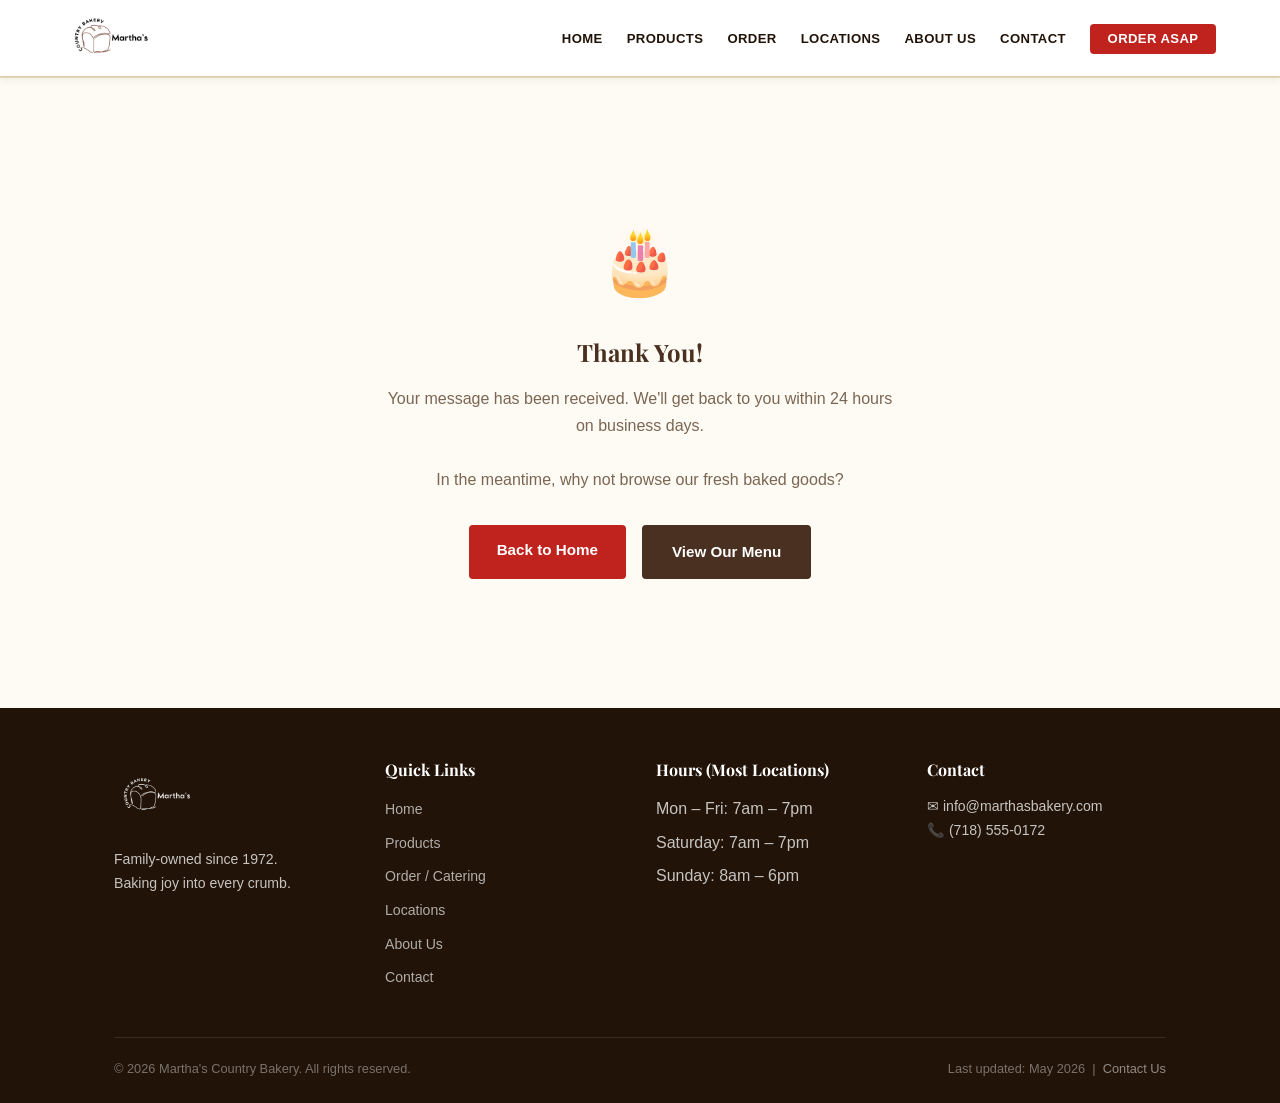
<file: thankyou.html>
<!DOCTYPE html>
<html lang="en">
<head>
  <meta charset="UTF-8" />
  <meta name="viewport" content="width=device-width, initial-scale=1.0" />
  <title>Thank You | Martha's Country Bakery</title>
  <link rel="stylesheet" href="css/styles.css" />
  <link rel="icon" type="image/png" href="images/favicon.png" />
</head>
<body>

  <!-- HEADER -->
  <header>
    <a href="#main-content" class="skip-nav">Skip to main content</a>
    <div class="nav-inner">
      <a href="index.html" class="logo">
        <img src="images/logo.png" alt="Martha's Country Bakery logo" />
      </a>
      <button class="hamburger" type="button" aria-label="Toggle navigation" aria-expanded="false" aria-controls="site-nav">
        <span></span><span></span><span></span>
      </button>
      <nav aria-label="Main navigation">
        <ul id="site-nav">
          <li><a href="index.html">Home</a></li>
          <li><a href="products.html">Products</a></li>
          <li><a href="order.html">Order</a></li>
          <li><a href="locations.html">Locations</a></li>
          <li><a href="about.html">About Us</a></li>
          <li><a href="contact.html">Contact</a></li>
          <li><a href="order.html" class="nav-order-btn">Order ASAP</a></li>
        </ul>
      </nav>
    </div>
  </header>

  <!-- THANK YOU -->
  <main id="main-content" class="main-content" tabindex="-1">
  <section class="thankyou-section">
    <div class="thankyou-box">
      <div class="icon">&#127874;</div>
      <h1>Thank You!</h1>
      <p>
        Your message has been received. We'll get back to you within 24 hours on business days.<br><br>
        In the meantime, why not browse our fresh baked goods?
      </p>
      <div class="thankyou-actions">
        <a href="index.html" class="btn btn-primary">Back to Home</a>
        <a href="products.html" class="btn btn-outline">View Our Menu</a>
      </div>
    </div>
  </section>
  </main>

  <!-- FOOTER -->
  <footer>
    <div class="container">
      <div class="footer-grid">
        <div class="footer-col">
          <div class="footer-logo">
            <img src="images/logo.png" alt="Martha's Country Bakery" />
          </div>
          <p>Family-owned since 1972.<br>Baking joy into every crumb.</p>
        </div>
        <div class="footer-col">
          <h4>Quick Links</h4>
          <ul>
            <li><a href="index.html">Home</a></li>
            <li><a href="products.html">Products</a></li>
            <li><a href="order.html">Order / Catering</a></li>
            <li><a href="locations.html">Locations</a></li>
            <li><a href="about.html">About Us</a></li>
            <li><a href="contact.html">Contact</a></li>
          </ul>
        </div>
        <div class="footer-col">
          <h4>Hours (Most Locations)</h4>
          <ul>
            <li>Mon – Fri: 7am – 7pm</li>
            <li>Saturday: 7am – 7pm</li>
            <li>Sunday: 8am – 6pm</li>
          </ul>
        </div>
        <div class="footer-col">
          <h4>Contact</h4>
          <p>&#9993; <a href="mailto:info@marthasbakery.com">info@marthasbakery.com</a></p>
          <p>&#128222; (718) 555-0172</p>
        </div>
      </div>
      <div class="footer-bottom">
        <p>&copy; 2026 Martha's Country Bakery. All rights reserved.</p>
        <p>Last updated: May 2026 &nbsp;|&nbsp; <a href="contact.html">Contact Us</a></p>
      </div>
    </div>
  </footer>

  <script src="js/main.js"></script>
</body>
</html>
</file>
<file: css/styles.css>
@import url('https://fonts.googleapis.com/css2?family=Playfair+Display:wght@400;600;700&display=swap');

/* Reset & Base */
*, *::before, *::after { box-sizing: border-box; margin: 0; padding: 0; }

:root {
  --vanilla:    #FEFAF4;
  --chocolate:  #4A3020;
  --espresso:   #211308;
  --red:        #C0221E;
  --cream:      #F5E8D0;
  --gold:       #C8921A;
  --light-gray: #FAF5EE;
  --border:     #E5D0B5;
}

html { scroll-behavior: smooth; }

.visually-hidden {
  position: absolute;
  width: 1px; height: 1px;
  padding: 0; margin: -1px;
  overflow: hidden;
  clip: rect(0,0,0,0);
  white-space: nowrap;
  border: 0;
}

/* Skip Navigation */
.skip-nav {
  position: absolute;
  top: -100%;
  left: 1rem;
  background: var(--red);
  color: #fff;
  padding: 0.5rem 1rem;
  border-radius: 0 0 4px 4px;
  font-weight: 600;
  font-size: 0.9rem;
  z-index: 9999;
  transition: top 0.15s;
}
.skip-nav:focus { top: 0; }

body {
  font-family: 'Segoe UI', Arial, Helvetica, sans-serif;
  background-color: var(--vanilla);
  color: var(--espresso);
  line-height: 1.7;
}

h1, h2, h3, h4 {
  font-family: 'Playfair Display', serif;
  color: var(--chocolate);
}

a { color: inherit; text-decoration: none; }
img { max-width: 100%; display: block; }

.container {
  max-width: 1100px;
  margin: 0 auto;
  padding: 0 1.5rem;
}

/* Buttons */
.btn {
  display: inline-block;
  padding: 0.75rem 1.75rem;
  border-radius: 4px;
  font-family: inherit;
  font-weight: 600;
  font-size: 0.95rem;
  cursor: pointer;
  transition: background 0.2s, transform 0.15s;
  border: none;
}
.btn-primary {
  background: var(--red);
  color: #fff;
}
.btn-primary:visited { color: #fff; }
.btn-primary:hover { background: #a50d26; transform: translateY(-1px); }
.btn-outline {
  background: transparent;
  border: 2px solid var(--chocolate);
  color: var(--chocolate);
}
.btn-outline:hover { background: var(--chocolate); color: #fff; }
.btn-outline-light {
  color: #fff;
  border-color: #fff;
}
.btn-outline-light:hover {
  background: rgba(255,255,255,0.12);
  color: #fff;
}

/* Header / Nav */
header {
  background: #fff;
  border-bottom: 2px solid var(--border);
  position: sticky;
  top: 0;
  z-index: 100;
  box-shadow: 0 2px 8px rgba(0,0,0,0.06);
}

.nav-inner {
  display: flex;
  align-items: center;
  justify-content: space-between;
  height: 76px;
  padding: 0 1.5rem;
  max-width: 1200px;
  margin: 0 auto;
}

.logo {
  display: flex;
  align-items: center;
  flex-shrink: 0;
}
.logo img {
  height: 88px;
  width: auto;
  margin: -6px 0;
}

nav ul {
  list-style: none;
  display: flex;
  align-items: center;
  gap: 1.5rem;
}

nav ul li a {
  font-weight: 600;
  font-size: 0.82rem;
  letter-spacing: 0.03em;
  text-transform: uppercase;
  color: var(--espresso);
  transition: color 0.2s;
  padding: 0.2rem 0 0.25rem;
  border-bottom: 2px solid transparent;
}

nav ul li a:hover,
nav ul li a.active,
nav ul li a[aria-current="page"] {
  color: var(--red);
  border-bottom-color: var(--red);
}

/* Order ASAP pill — last nav item */
.nav-order-btn {
  background: var(--red) !important;
  color: #fff !important;
  padding: 0.45rem 1.1rem !important;
  border-radius: 4px;
  border-bottom: none !important;
  white-space: nowrap;
}
.nav-order-btn:hover {
  background: #a50d26 !important;
  color: #fff !important;
  border-bottom: none !important;
}

a:visited { color: #7a4a2a; }
nav ul li a:visited { color: var(--espresso); }
.footer-col ul li a:visited { color: rgba(255,255,255,0.5); }
.btn:visited,
.btn-primary:visited { color: #fff; }
.contact-link:visited { color: #a0391a; }

/* Hamburger */
.hamburger {
  display: none;
  flex-direction: column;
  gap: 5px;
  background: none;
  border: none;
  cursor: pointer;
  padding: 4px;
}
.hamburger span {
  display: block;
  width: 26px;
  height: 2px;
  background: var(--espresso);
  border-radius: 2px;
  transition: all 0.3s;
}

/* Hero Section */
.hero {
  position: relative;
  height: 90vh;
  min-height: 500px;
  overflow: hidden;
  display: flex;
  align-items: center;
  justify-content: center;
  text-align: center;
  background: var(--chocolate);
}

.hero-slides { position: absolute; inset: 0; }

.hero-slide {
  position: absolute;
  inset: 0;
  background-size: cover;
  background-position: center;
  opacity: 0;
  transition: opacity 1s ease;
}
.hero-slide.active { opacity: 1; }

.hero-slide { background-color: var(--chocolate); }
.hero-slide-menu-1 { background-image: url('../images/hero-menu1.jpg'); }
.hero-slide-menu-2 { background-image: url('../images/hero-menu.jpg'); }
.hero-slide-menu-3 { background-image: url('../images/hero-menu2.jpg'); }

.hero-overlay {
  position: absolute;
  inset: 0;
  background: rgba(26,15,11,0.55);
}

.hero-content {
  position: relative;
  z-index: 2;
  color: #fff;
  max-width: 680px;
  padding: 2rem;
}

.hero-content .tagline {
  font-size: 0.85rem;
  letter-spacing: 0.2em;
  text-transform: uppercase;
  color: var(--gold);
  margin-bottom: 1rem;
}

.hero-content h1 {
  font-size: clamp(2.2rem, 6vw, 3.8rem);
  color: #fff;
  line-height: 1.15;
  margin-bottom: 1.25rem;
}

.hero-content p {
  font-size: 1.1rem;
  color: rgba(255,255,255,0.88);
  margin-bottom: 2rem;
}

.hero-btns { display: flex; gap: 1rem; justify-content: center; flex-wrap: wrap; }

.hero-dots {
  position: absolute;
  bottom: 1.5rem;
  left: 50%;
  transform: translateX(-50%);
  display: flex;
  gap: 8px;
  z-index: 3;
}
.hero-dots button {
  width: 10px; height: 10px;
  border-radius: 50%;
  border: none;
  background: rgba(255,255,255,0.4);
  cursor: pointer;
  transition: background 0.2s;
}
.hero-dots button.active,
.hero-dots button[aria-current="true"] { background: #fff; }

/* Section Utility  */
.section { padding: 5rem 0; }
.section-alt { background: var(--cream); }
.section-title {
  text-align: center;
  font-size: clamp(1.8rem, 4vw, 2.5rem);
  margin-bottom: 0.5rem;
}
.section-sub {
  text-align: center;
  color: #7a6652;
  margin-bottom: 3rem;
  font-size: 0.95rem;
}


/*  Specials Strip  */
.specials-strip {
  background: var(--chocolate);
  color: #fff;
  padding: 1.2rem 0;
  text-align: center;
}
.specials-strip p {
  font-size: 0.9rem;
  letter-spacing: 0.05em;
}
.specials-strip strong { color: var(--gold); }

/*  Location Cards */
.location-grid {
  display: grid;
  grid-template-columns: repeat(5, 1fr);
  gap: 1.25rem;
}

@media (max-width: 768px) {
  .location-grid { grid-template-columns: repeat(2, 1fr); }
}
@media (max-width: 480px) {
  .location-grid { grid-template-columns: 1fr; }
}

.location-card {
  background: #fff;
  border: 1px solid var(--border);
  border-radius: 8px;
  padding: 1.5rem;
  text-align: center;
  transition: box-shadow 0.2s, transform 0.2s;
}
.location-card:hover { box-shadow: 0 6px 20px rgba(0,0,0,0.08); transform: translateY(-3px); }
.location-card .pin { font-size: 1.8rem; margin-bottom: 0.5rem; }
.location-card h3 { font-size: 1.05rem; margin-bottom: 0.25rem; }
.location-card p { font-size: 0.85rem; color: #7a6652; }
.location-card .hours { margin-top: 0.5rem; font-size: 0.8rem; color: var(--red); font-weight: 600; }

/*  Product Grid */
.product-grid {
  display: grid;
  grid-template-columns: repeat(auto-fit, minmax(240px, 1fr));
  gap: 2rem;
}

.product-card {
  background: #fff;
  border-radius: 10px;
  overflow: hidden;
  border: 1px solid var(--border);
  transition: box-shadow 0.2s, transform 0.2s;
}
.product-card:hover { box-shadow: 0 8px 24px rgba(0,0,0,0.1); transform: translateY(-4px); }

.product-img {
  width: 100%;
  height: 220px;
  object-fit: contain;
  object-position: center;
  background: var(--cream);
  display: block;
  padding: 0.5rem;
  box-sizing: border-box;
}

.product-info { padding: 1.25rem; }
.product-info h3 { font-size: 1.1rem; margin-bottom: 0.25rem; }
.product-info p { font-size: 0.85rem; color: #7a6652; margin-bottom: 0.75rem; }
.product-price { font-weight: 700; color: var(--red); font-size: 1.05rem; }

/*  Filter Tabs  */
.filter-tabs {
  display: flex;
  gap: 0.5rem;
  flex-wrap: wrap;
  justify-content: center;
  margin-bottom: 2.5rem;
}
.filter-tab {
  padding: 0.5rem 1.25rem;
  border: 2px solid var(--border);
  border-radius: 30px;
  background: #fff;
  cursor: pointer;
  font-size: 0.88rem;
  font-weight: 600;
  transition: all 0.2s;
}
.filter-tab.active {
  background: var(--red);
  border-color: var(--red);
  color: #fff;
}
.filter-tab:hover:not(.active) {
  border-color: var(--red);
  color: var(--red);
}
.filter-tab:focus-visible,
.hero-dots button:focus-visible,
.hamburger:focus-visible,
.btn:focus-visible,
a:focus-visible,
input:focus-visible,
select:focus-visible,
textarea:focus-visible {
  outline: 3px solid var(--gold);
  outline-offset: 3px;
}

/* CTA Banner */
.cta-banner {
  background: var(--red);
  color: #fff;
  text-align: center;
  padding: 1.75rem 1.5rem;
}
.cta-banner h2 { color: #fff; font-size: clamp(1rem, 2.5vw, 1.35rem); margin-bottom: 0.35rem; }
.cta-banner p { margin-bottom: 1rem; opacity: 0.9; font-size: 0.88rem; }
.cta-banner .btn {
  background: #fff;
  color: var(--red);
  font-size: 0.88rem;
  padding: 0.55rem 1.4rem;
}
.cta-banner .btn:hover { background: var(--cream); }

/* Page Hero (inner pages)  */
.page-hero {
  background: var(--espresso);
  color: #fff;
  text-align: center;
  padding: 4rem 1.5rem;
}
.page-hero h1 { color: #fff; font-size: clamp(2rem, 5vw, 3rem); margin-bottom: 0.5rem; }
.page-hero p { opacity: 0.85; font-size: 1rem; }
.breadcrumb {
  font-size: 0.8rem;
  opacity: 0.65;
  margin-bottom: 0.75rem;
}
.breadcrumb a { color: var(--gold); }

/* Contact / Order Form  */
.form-section { max-width: 720px; margin: 0 auto; }
.form-section-wide { max-width: none; }
.section-title-left { text-align: left; }
.section-subheading {
  margin-bottom: 1rem;
  font-size: 1.1rem;
}
.section-subheading-spaced {
  margin: 2rem 0 1rem;
  font-size: 1.1rem;
}

.form-grid {
  display: grid;
  grid-template-columns: 1fr 1fr;
  gap: 1.25rem;
}
.form-group { display: flex; flex-direction: column; gap: 0.4rem; }
.form-group.full { grid-column: 1 / -1; }

label {
  font-size: 0.85rem;
  font-weight: 600;
  color: var(--espresso);
}

input, select, textarea {
  padding: 0.7rem 0.9rem;
  border: 1.5px solid var(--border);
  border-radius: 5px;
  font-family: inherit;
  font-size: 0.95rem;
  background: #fff;
  color: var(--espresso);
  transition: border-color 0.2s;
}
input:focus, select:focus, textarea:focus {
  outline: none;
  border-color: var(--chocolate);
}
input.error, select.error, textarea.error { border-color: var(--red); }
input[aria-invalid="true"],
select[aria-invalid="true"],
textarea[aria-invalid="true"] {
  border-color: var(--red);
}

.error-msg {
  font-size: 0.78rem;
  color: var(--red);
  display: none;
}
.error-msg.visible { display: block; }

textarea { resize: vertical; min-height: 120px; }

.form-submit { text-align: center; margin-top: 1.75rem; }
.form-submit-left { text-align: left; }
.form-button-large {
  font-size: 1rem;
  padding: 0.9rem 2.5rem;
}
.form-note {
  margin-top: 0.75rem;
  font-size: 0.82rem;
  color: #7a6652;
}

/* Locations Page  */
.location-detail-grid {
  display: grid;
  grid-template-columns: repeat(auto-fit, minmax(300px, 1fr));
  gap: 2rem;
}

.location-detail-card {
  background: #fff;
  border: 1px solid var(--border);
  border-radius: 10px;
  overflow: hidden;
}
.location-map-iframe {
  width: 100%;
  height: 220px;
  border: 0;
  display: block;
  border-bottom: 1px solid var(--border);
}
.location-detail-info { padding: 1.5rem; }
.location-detail-info h3 { margin-bottom: 0.5rem; }
.location-detail-info p { font-size: 0.9rem; color: #7a6652; margin-bottom: 0.25rem; }
.hours-table th {
  padding: 0.25rem 0;
  text-align: left;
  color: var(--espresso);
}
.hours-table { width: 100%; margin-top: 0.75rem; font-size: 0.85rem; border-collapse: collapse; }
.hours-table td { padding: 0.25rem 0; }
.hours-table td:last-child { text-align: right; color: var(--espresso); font-weight: 600; }

/* About Page  */
.timeline { position: relative; max-width: 700px; margin: 0 auto; }
.timeline::before {
  content: '';
  position: absolute;
  left: 50%;
  top: 0; bottom: 0;
  width: 2px;
  background: var(--border);
  transform: translateX(-50%);
}
.timeline-item {
  display: flex;
  gap: 2rem;
  margin-bottom: 2.5rem;
  position: relative;
}
.timeline-item:nth-child(odd) { flex-direction: row; }
.timeline-item:nth-child(even) { flex-direction: row-reverse; }

.timeline-year {
  flex: 0 0 120px;
  text-align: center;
  font-family: 'Playfair Display', serif;
  font-size: 1.5rem;
  font-weight: 700;
  color: var(--red);
  padding-top: 0.25rem;
}
.timeline-dot {
  position: absolute;
  left: 50%;
  top: 0.4rem;
  width: 14px; height: 14px;
  background: var(--red);
  border-radius: 50%;
  transform: translateX(-50%);
  border: 3px solid var(--vanilla);
}
.timeline-body { flex: 1; background: #fff; border: 1px solid var(--border); border-radius: 8px; padding: 1.25rem; }
.timeline-body h3 { margin-bottom: 0.4rem; font-size: 1rem; }
.timeline-body p { font-size: 0.88rem; color: #7a6652; }

/* Values */
.values-grid {
  display: grid;
  grid-template-columns: repeat(auto-fit, minmax(200px, 1fr));
  gap: 1.5rem;
  margin-top: 3rem;
}
.value-card {
  text-align: center;
  padding: 2rem 1.25rem;
  background: #fff;
  border-radius: 10px;
  border: 1px solid var(--border);
}
.value-card .icon { font-size: 2.2rem; margin-bottom: 0.75rem; }
.value-card h3 { font-size: 1rem; margin-bottom: 0.4rem; }
.value-card p { font-size: 0.85rem; color: #7a6652; }

/* Customer Favorites (home page) */
.favorites-section {
  background: linear-gradient(160deg, #2a1a14 0%, #3C2F2F 50%, #5c3520 100%);
  padding: 5rem 0;
}
.favorites-section .section-title { color: #f5e6d3; }
.favorites-section .section-sub   { color: rgba(245,230,211,0.65); }
.favorites-section .divider       { background: #C8102E; }

.favorites-grid {
  display: grid;
  grid-template-columns: repeat(3, 1fr);
  gap: 2rem;
}

.fav-card {
  background: rgba(255,255,255,0.06);
  border: 1px solid rgba(255,255,255,0.12);
  border-radius: 12px;
  overflow: hidden;
  transition: transform 0.2s, background 0.2s;
  backdrop-filter: blur(4px);
}
.fav-card:hover {
  transform: translateY(-5px);
  background: rgba(255,255,255,0.11);
}

.fav-img {
  width: 100%;
  height: 220px;
  object-fit: contain;
  object-position: center;
  background: rgba(0,0,0,0.2);
  display: block;
  padding: 0.5rem;
  box-sizing: border-box;
  border-bottom: 1px solid rgba(255,255,255,0.08);
}
.fav-info { padding: 1.4rem; }
.fav-info h3 { color: #f5e6d3; font-size: 1.1rem; margin-bottom: 0.35rem; }
.fav-info p  { color: rgba(245,230,211,0.65); font-size: 0.85rem; margin-bottom: 0.9rem; }
.fav-badge {
  display: inline-block;
  background: var(--red);
  color: #fff;
  font-size: 0.8rem;
  font-weight: 700;
  padding: 0.25rem 0.75rem;
  border-radius: 20px;
  letter-spacing: 0.03em;
}

.favorites-cta { text-align: center; margin-top: 2.5rem; }
.favorites-cta .btn-outline {
  border-color: rgba(245,230,211,0.5);
  color: #f5e6d3;
}
.favorites-cta .btn-outline:hover {
  background: rgba(245,230,211,0.12);
  border-color: #f5e6d3;
}

@media (max-width: 768px) {
  .favorites-grid { grid-template-columns: 1fr; }
}

/* Email Signup */
.email-signup {
  background: var(--cream);
  padding: 3rem 1.5rem;
  text-align: center;
}
.email-signup h2 { margin-bottom: 0.5rem; }
.email-signup p { color: #7a6652; margin-bottom: 1.5rem; }
.signup-form {
  display: flex;
  gap: 0.75rem;
  max-width: 450px;
  margin: 0 auto;
  flex-wrap: wrap;
  justify-content: center;
}
.signup-form input { flex: 1; min-width: 200px; }
.signup-message {
  margin-top: 1rem;
  color: var(--chocolate);
  font-weight: 600;
}

.main-content {
  display: block;
}

.narrow-copy {
  max-width: 780px;
  text-align: center;
}

.lead-copy {
  font-size: 1.05rem;
  color: #5a4235;
  line-height: 1.9;
}

.team-section {
  background: var(--cream);
  padding: 3rem 0;
  text-align: center;
}

.team-photo {
  width: 100%;
  max-width: 800px;
  border-radius: 12px;
  margin: 0 auto;
  object-fit: cover;
}

.team-caption {
  margin-top: 1rem;
  font-size: 0.95rem;
  color: #7a5c4a;
  font-style: italic;
}

.contact-two-col {
  display: grid;
  grid-template-columns: 1fr 1fr;
  gap: 4rem;
  align-items: start;
}

.contact-heading {
  font-size: 1.6rem;
  margin-bottom: 1.5rem;
}

.contact-stack {
  display: flex;
  flex-direction: column;
  gap: 1.5rem;
}

.contact-stack h3 {
  font-size: 1rem;
  margin-bottom: 0.3rem;
}

.contact-link {
  color: var(--red);
}

.contact-cta-link {
  color: var(--chocolate);
  font-weight: 600;
  text-decoration: underline;
}

.info-card {
  margin-top: 2.5rem;
  background: var(--cream);
  border-radius: 10px;
  padding: 1.5rem;
  border: 1px solid var(--border);
}

.info-card h3 {
  font-size: 1rem;
  margin-bottom: 0.5rem;
}

.info-card p,
.info-card-text {
  font-size: 0.88rem;
  color: #7a6652;
}

.thankyou-actions {
  display: flex;
  gap: 1rem;
  justify-content: center;
  flex-wrap: wrap;
}

.footer-social {
  margin-top: 0.5rem;
}

.footer-social-list {
  list-style: none;
  display: flex;
  flex-wrap: wrap;
  gap: 0.5rem;
  padding: 0;
}

/*  Footer */
footer {
  background: var(--espresso);
  color: rgba(255,255,255,0.75);
  padding: 3rem 0 1.5rem;
}
.footer-grid {
  display: grid;
  grid-template-columns: repeat(auto-fit, minmax(180px, 1fr));
  gap: 2rem;
  margin-bottom: 2.5rem;
}
.footer-col h4 {
  font-family: 'Playfair Display', serif;
  color: #fff;
  font-size: 1rem;
  margin-bottom: 0.75rem;
}
.footer-col ul { list-style: none; }
.footer-col ul li { margin-bottom: 0.4rem; }
.footer-col ul li a { font-size: 0.88rem; color: rgba(255,255,255,0.65); transition: color 0.2s; }
.footer-col ul li a:hover { color: var(--gold); }
.footer-col p { font-size: 0.88rem; }
.footer-logo img { height: 80px; width: auto; filter: brightness(0) invert(1); opacity: 0.9; margin-bottom: 0.75rem; }

.footer-bottom {
  border-top: 1px solid rgba(255,255,255,0.1);
  padding-top: 1.25rem;
  display: flex;
  justify-content: space-between;
  align-items: center;
  flex-wrap: wrap;
  gap: 0.5rem;
  font-size: 0.8rem;
  color: rgba(255,255,255,0.4);
}
.footer-bottom a { color: rgba(255,255,255,0.5); }
.footer-bottom a:hover { color: var(--gold); }

/* Thank You Page  */
.thankyou-section {
  min-height: 70vh;
  display: flex;
  align-items: center;
  justify-content: center;
  text-align: center;
  padding: 4rem 1.5rem;
}
.thankyou-box { max-width: 520px; }
.thankyou-box .icon { font-size: 4rem; margin-bottom: 1rem; }
.thankyou-box h1 { margin-bottom: 0.75rem; }
.thankyou-box p { color: #7a6652; margin-bottom: 2rem; }
.thankyou-actions .btn-outline {
  background: var(--chocolate);
  border-color: var(--chocolate);
  color: #fff;
}
.thankyou-actions .btn-outline:hover {
  background: var(--espresso);
  border-color: var(--espresso);
}

/* Responsive */
@media (max-width: 768px) {
  .nav-inner { height: 68px; justify-content: space-between; }
  .logo img { height: 70px; margin: -4px 0; }
  nav ul { display: none; flex-direction: column; gap: 0; }
  nav ul.open {
    display: flex;
    position: absolute;
    top: 100%;
    left: 0; right: 0;
    background: #fff;
    border-top: 1px solid var(--border);
    padding: 1rem 1.5rem;
    box-shadow: 0 8px 20px rgba(0,0,0,0.08);
    z-index: 200;
  }
  nav ul li a { display: block; padding: 0.6rem 0; border-bottom: none; }
  nav ul li a.nav-order-btn { display: inline-block; margin-top: 0.5rem; }
  .hamburger { display: flex; }
  header { position: relative; }

  .form-grid { grid-template-columns: 1fr; }

  .timeline::before { display: none; }
  .timeline-item { flex-direction: column !important; gap: 0.75rem; }
  .timeline-dot { display: none; }
  .timeline-year { flex: none; text-align: left; font-size: 1.2rem; }

  .footer-bottom { flex-direction: column; text-align: center; }

  /* Contact page two-col layout */
  .contact-two-col { grid-template-columns: 1fr !important; gap: 2rem !important; }
}

@media (max-width: 480px) {
  .hero-btns { flex-direction: column; align-items: center; }
  .hero-content h1 { font-size: 2rem; }
}
</file>
